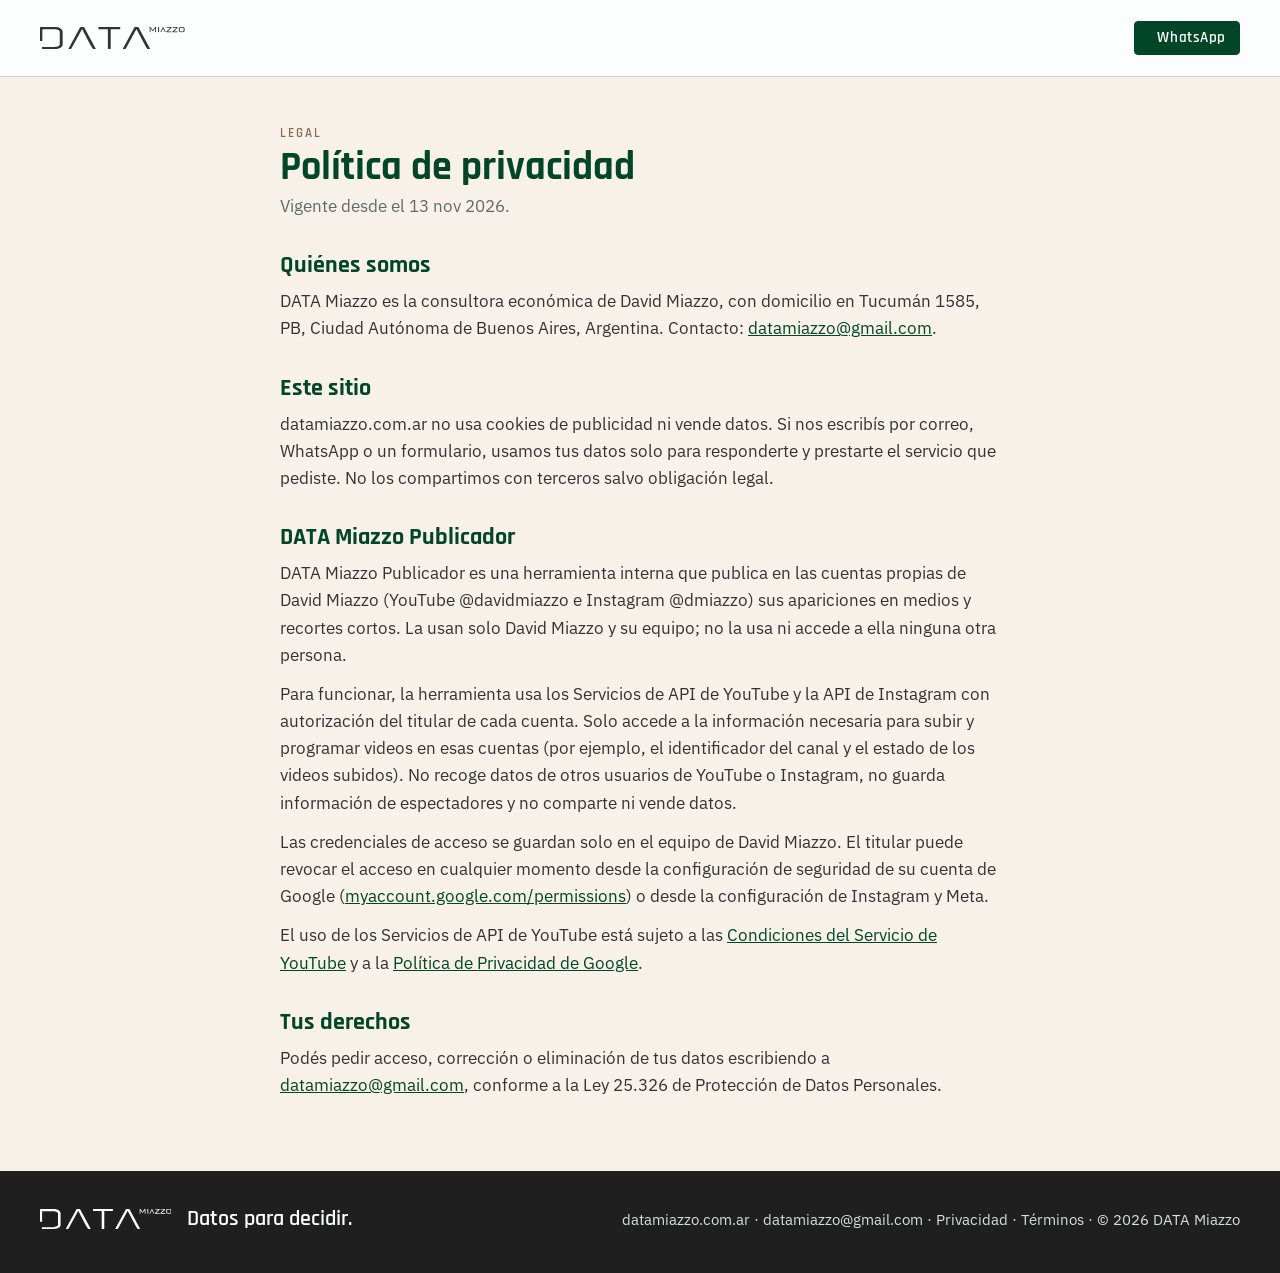
<file: privacidad/index.html>
<!DOCTYPE html>
<html lang="es-AR">
<head>
  <meta charset="UTF-8">
  <meta name="viewport" content="width=device-width, initial-scale=1.0">
  <title>Política de privacidad · DATA Miazzo</title>
  <meta name="description" content="Política de privacidad de DATA Miazzo y de la herramienta DATA Miazzo Publicador.">
  <link rel="icon" type="image/x-icon" href="/assets/favicon.ico">
  <link rel="icon" type="image/png" sizes="32x32" href="/assets/favicon-32x32.png">
  <link rel="preconnect" href="https://fonts.googleapis.com">
  <link rel="preconnect" href="https://fonts.gstatic.com" crossorigin>
  <link rel="stylesheet" href="https://fonts.googleapis.com/css2?family=Rajdhani:wght@500;600;700&family=IBM+Plex+Sans:wght@400;500;600&display=swap">
  <link rel="stylesheet" href="/assets/data-miazzo.css">
  <style>
    body{margin:0;background:var(--dm-papel-calido,#FCFDFD);color:var(--dm-carbon,#333);font-family:var(--dm-f-texto)}
    .dm-top .logo{height:22px;color:var(--dm-carbon)}
    .priv{max-width:720px;margin:48px auto 72px;padding:0 20px}
    .priv .eb{font:600 13px var(--dm-f-display);letter-spacing:.16em;text-transform:uppercase;color:var(--dm-arena-profunda,#8C6A52);margin:0}
    .priv h1{font:700 40px/1.05 var(--dm-f-display);color:var(--dm-verde,#024627);margin:6px 0 4px}
    .priv .fecha{color:var(--dm-salvia-texto,#6b7570);margin:0 0 28px}
    .priv h2{font:700 24px var(--dm-f-display);color:var(--dm-verde,#024627);margin:30px 0 8px}
    .priv p{font-size:17px;line-height:1.6;margin:0 0 12px}
    .priv a{color:var(--dm-verde,#024627)}
  </style>
</head>
<body>
  <header class="dm-top">
    <div class="dm-top-in">
      <a href="/" class="dm-brand"><svg class="logo" role="img" aria-label="DATA Miazzo" xmlns="http://www.w3.org/2000/svg" viewBox="444.09 430.33 469.81 71.48"><path fill-rule="evenodd" fill="currentColor" d="M 818.207031 430.445312 L 820.246094 430.445312 C 820.441406 430.445312 820.605469 430.496094 820.726562 430.589844 C 820.890625 430.71875 820.972656 430.902344 820.972656 431.136719 L 820.972656 446.332031 C 820.972656 446.566406 820.890625 446.746094 820.726562 446.875 C 820.605469 446.972656 820.441406 447.019531 820.246094 447.019531 L 819.152344 447.019531 C 818.949219 447.019531 818.78125 446.976562 818.65625 446.882812 L 818.628906 446.863281 C 818.46875 446.738281 818.386719 446.558594 818.386719 446.332031 L 818.386719 433.695312 L 812.148438 443.191406 C 812.042969 443.320312 811.917969 443.417969 811.777344 443.484375 C 811.636719 443.550781 811.488281 443.582031 811.332031 443.582031 L 810.082031 443.582031 C 809.910156 443.582031 809.753906 443.550781 809.617188 443.480469 C 809.472656 443.40625 809.351562 443.292969 809.265625 443.144531 L 802.953125 433.660156 L 802.953125 446.332031 C 802.953125 446.566406 802.867188 446.75 802.703125 446.875 L 802.679688 446.894531 C 802.558594 446.976562 802.40625 447.019531 802.222656 447.019531 L 801.128906 447.019531 C 800.933594 447.019531 800.773438 446.972656 800.648438 446.875 C 800.484375 446.75 800.402344 446.566406 800.402344 446.332031 L 800.402344 431.136719 C 800.402344 430.898438 800.484375 430.71875 800.648438 430.589844 C 800.769531 430.496094 800.933594 430.445312 801.128906 430.445312 L 801.421875 430.4375 C 802.113281 430.414062 803.503906 430.367188 803.789062 430.753906 L 810.6875 441.21875 L 817.578125 430.761719 C 817.644531 430.648438 817.742188 430.5625 817.863281 430.507812 C 817.960938 430.46875 818.078125 430.445312 818.207031 430.445312 Z M 844.867188 430.652344 L 852.300781 446.59375 C 852.335938 446.667969 852.3125 446.757812 852.246094 446.796875 C 852.226562 446.808594 852.207031 446.816406 852.183594 446.8125 L 849.617188 446.816406 C 849.5625 446.816406 849.515625 446.777344 849.492188 446.722656 L 844.191406 434.925781 L 838.132812 446.738281 C 838.109375 446.789062 838.0625 446.816406 838.015625 446.816406 L 835.433594 446.816406 C 835.359375 446.816406 835.300781 446.746094 835.300781 446.664062 C 835.300781 446.632812 835.308594 446.601562 835.324219 446.578125 L 843.613281 430.636719 C 843.640625 430.589844 843.683594 430.5625 843.730469 430.5625 L 844.746094 430.5625 C 844.800781 430.5625 844.847656 430.597656 844.867188 430.652344 Z M 827.910156 446.277344 L 827.910156 431.101562 C 827.910156 430.835938 828.003906 430.632812 828.1875 430.492188 L 828.21875 430.46875 C 828.359375 430.375 828.53125 430.328125 828.746094 430.328125 L 830.164062 430.328125 C 830.410156 430.328125 830.605469 430.382812 830.75 430.480469 C 830.953125 430.621094 831.050781 430.828125 831.050781 431.101562 L 831.050781 446.277344 C 831.050781 446.539062 830.960938 446.742188 830.773438 446.882812 L 830.742188 446.90625 C 830.605469 447 830.429688 447.046875 830.214844 447.046875 L 828.746094 447.046875 C 828.515625 447.046875 828.328125 446.992188 828.183594 446.882812 L 828.160156 446.863281 C 827.992188 446.722656 827.910156 446.527344 827.910156 446.277344 Z M 854.726562 446.308594 L 854.726562 445.871094 C 854.726562 445.679688 854.773438 445.511719 854.855469 445.355469 C 854.921875 445.222656 855.019531 445.101562 855.136719 444.984375 L 867.386719 432.527344 L 855.953125 432.527344 C 855.71875 432.527344 855.527344 432.480469 855.382812 432.386719 C 855.171875 432.257812 855.066406 432.054688 855.066406 431.789062 L 855.066406 431.070312 C 855.066406 430.800781 855.171875 430.601562 855.378906 430.46875 L 855.40625 430.453125 C 855.546875 430.371094 855.730469 430.328125 855.953125 430.328125 L 870.621094 430.328125 C 870.871094 430.328125 871.070312 430.375 871.21875 430.460938 L 871.242188 430.476562 C 871.453125 430.609375 871.554688 430.808594 871.554688 431.070312 L 871.554688 431.753906 C 871.554688 431.910156 871.519531 432.0625 871.453125 432.210938 C 871.394531 432.339844 871.304688 432.464844 871.195312 432.578125 L 859.136719 444.851562 L 870.960938 444.851562 C 871.210938 444.851562 871.414062 444.894531 871.5625 444.980469 C 871.785156 445.113281 871.898438 445.316406 871.898438 445.589844 L 871.898438 446.308594 C 871.898438 446.578125 871.785156 446.785156 871.5625 446.914062 C 871.414062 447 871.210938 447.046875 870.960938 447.046875 L 855.660156 447.046875 C 855.414062 447.046875 855.210938 447.003906 855.0625 446.914062 C 854.839844 446.785156 854.726562 446.582031 854.726562 446.308594 Z M 874.523438 446.308594 L 874.523438 445.871094 C 874.523438 445.679688 874.566406 445.511719 874.652344 445.355469 C 874.71875 445.222656 874.816406 445.101562 874.933594 444.984375 L 887.183594 432.527344 L 875.75 432.527344 C 875.515625 432.527344 875.324219 432.480469 875.179688 432.386719 C 874.96875 432.257812 874.863281 432.054688 874.863281 431.789062 L 874.863281 431.070312 C 874.863281 430.800781 874.96875 430.601562 875.175781 430.46875 L 875.203125 430.453125 C 875.34375 430.371094 875.527344 430.328125 875.75 430.328125 L 890.417969 430.328125 C 890.667969 430.328125 890.867188 430.375 891.015625 430.464844 C 891.238281 430.59375 891.351562 430.796875 891.351562 431.070312 L 891.351562 431.753906 C 891.351562 431.910156 891.316406 432.0625 891.25 432.210938 C 891.191406 432.339844 891.101562 432.464844 890.992188 432.578125 L 878.933594 444.851562 L 890.757812 444.851562 C 891.007812 444.851562 891.207031 444.894531 891.355469 444.980469 C 891.582031 445.113281 891.695312 445.316406 891.695312 445.589844 L 891.695312 446.308594 C 891.695312 446.578125 891.582031 446.785156 891.359375 446.914062 C 891.210938 447 891.007812 447.046875 890.757812 447.046875 L 875.457031 447.046875 C 875.207031 447.046875 875.007812 447.003906 874.859375 446.914062 C 874.636719 446.785156 874.523438 446.582031 874.523438 446.308594 Z M 906.65625 447.046875 L 902.453125 447.046875 C 901.375 447.046875 900.402344 446.945312 899.542969 446.738281 C 898.667969 446.535156 897.910156 446.222656 897.269531 445.808594 C 896.609375 445.382812 896.109375 444.867188 895.773438 444.269531 C 895.429688 443.664062 895.257812 442.976562 895.257812 442.214844 L 895.257812 435.160156 C 895.257812 434.398438 895.429688 433.710938 895.773438 433.105469 C 896.109375 432.507812 896.609375 431.996094 897.269531 431.570312 C 897.910156 431.15625 898.667969 430.84375 899.539062 430.636719 C 900.402344 430.433594 901.371094 430.328125 902.453125 430.328125 L 906.65625 430.328125 C 907.734375 430.328125 908.710938 430.433594 909.574219 430.636719 C 910.445312 430.839844 911.210938 431.152344 911.859375 431.570312 C 912.53125 431.996094 913.035156 432.507812 913.375 433.101562 L 913.386719 433.125 C 913.726562 433.730469 913.898438 434.40625 913.898438 435.160156 L 913.898438 442.214844 C 913.898438 442.976562 913.722656 443.664062 913.375 444.273438 C 913.035156 444.867188 912.53125 445.378906 911.859375 445.808594 C 911.210938 446.222656 910.445312 446.535156 909.570312 446.738281 C 908.707031 446.945312 907.734375 447.046875 906.65625 447.046875 Z M 902.648438 444.851562 L 906.460938 444.851562 C 907.1875 444.851562 907.828125 444.785156 908.375 444.660156 C 908.914062 444.535156 909.367188 444.351562 909.730469 444.109375 C 910.078125 443.878906 910.335938 443.605469 910.503906 443.285156 C 910.671875 442.96875 910.753906 442.605469 910.753906 442.1875 L 910.753906 435.191406 C 910.753906 434.363281 910.414062 433.71875 909.730469 433.265625 C 909.367188 433.023438 908.914062 432.839844 908.375 432.714844 C 907.828125 432.589844 907.1875 432.527344 906.460938 432.527344 L 902.648438 432.527344 C 901.921875 432.527344 901.28125 432.589844 900.738281 432.714844 C 900.207031 432.839844 899.761719 433.023438 899.40625 433.265625 C 899.066406 433.492188 898.8125 433.769531 898.648438 434.089844 C 898.484375 434.40625 898.402344 434.773438 898.402344 435.191406 L 898.402344 442.1875 C 898.402344 442.605469 898.484375 442.972656 898.648438 443.285156 C 898.8125 443.605469 899.066406 443.882812 899.40625 444.113281 C 899.761719 444.351562 900.207031 444.535156 900.738281 444.660156 C 901.28125 444.785156 901.917969 444.851562 902.648438 444.851562 "/><path fill-rule="nonzero" fill="currentColor" d="M 457.816406 495.148438 L 490.78125 495.148438 C 496.464844 495.148438 500.820312 494.195312 503.847656 492.300781 C 506.871094 490.402344 508.386719 489.960938 508.386719 486.386719 L 508.386719 446.742188 C 508.386719 439.394531 495.402344 437.980469 490.78125 437.980469 L 455.496094 437.980469 C 455.066406 437.980469 454.703125 438.019531 454.421875 438.105469 L 451.648438 438.105469 L 451.648438 474.972656 C 451.648438 475.570312 451.183594 476.09375 450.65625 476.09375 L 445.078125 476.09375 C 444.550781 476.09375 444.085938 475.589844 444.085938 474.972656 L 444.085938 432.011719 C 444.085938 431.425781 444.492188 430.941406 445 430.894531 C 445.300781 430.738281 445.710938 430.65625 446.230469 430.65625 L 491.710938 430.65625 C 499.738281 430.65625 506.070312 432.074219 510.703125 434.902344 C 515.335938 437.730469 517.652344 441.601562 517.652344 446.515625 L 517.652344 486.613281 C 517.652344 491.523438 515.332031 494.742188 510.703125 497.570312 C 506.070312 500.394531 499.734375 501.8125 491.710938 501.8125 L 452.378906 501.8125 C 451.148438 501.8125 450.527344 501.367188 450.527344 500.472656 L 450.527344 496.175781 C 450.527344 495.652344 450.90625 495.226562 451.367188 495.226562 L 457.417969 495.226562 C 458.789062 495.226562 455.046875 495.148438 457.816406 495.148438 Z M 544.148438 501.484375 L 538.40625 501.484375 C 537.046875 501.484375 536.613281 501.039062 537.105469 500.144531 L 573.980469 431.996094 C 574.351562 431.105469 575.21875 430.332031 576.574219 430.332031 L 585.285156 430.332031 C 586.519531 430.332031 587.386719 431.105469 587.878906 431.996094 L 624.753906 500.144531 C 625.125 501.039062 624.691406 501.484375 623.457031 501.484375 L 617.527344 501.484375 C 616.292969 501.484375 615.488281 501.039062 615.117188 500.144531 L 606.601562 486.578125 L 581.207031 437.457031 L 580.46875 437.457031 L 545.617188 501.132812 C 545.210938 501.367188 544.714844 501.484375 544.148438 501.484375 Z M 672.003906 501.8125 L 666.632812 501.8125 C 665.277344 501.8125 664.59375 501.367188 664.59375 500.472656 L 664.59375 438.65625 C 664.59375 437.988281 663.972656 437.652344 662.738281 437.652344 L 635.871094 437.652344 C 634.390625 437.652344 633.648438 437.242188 633.648438 436.421875 L 633.648438 431.886719 C 633.648438 431.066406 634.390625 430.65625 635.871094 430.65625 L 702.578125 430.65625 C 704.0625 430.65625 704.800781 431.070312 704.800781 431.886719 L 704.800781 436.421875 C 704.800781 437.242188 704.058594 437.652344 702.578125 437.652344 L 675.710938 437.652344 C 674.476562 437.652344 673.859375 437.992188 673.859375 438.65625 L 673.859375 500.472656 C 673.859375 501.363281 673.234375 501.8125 672.003906 501.8125 Z M 720.738281 501.8125 L 714.992188 501.8125 C 713.636719 501.8125 713.203125 501.367188 713.695312 500.472656 L 750.570312 431.671875 C 750.941406 430.777344 751.804688 430.332031 753.164062 430.332031 L 761.875 430.332031 C 763.109375 430.332031 763.972656 430.777344 764.46875 431.671875 L 801.34375 500.144531 C 801.714844 501.039062 801.277344 501.484375 800.046875 501.484375 L 794.117188 501.484375 C 792.882812 501.484375 792.078125 501.039062 791.707031 500.144531 L 786.703125 492.195312 L 757.796875 437.457031 L 757.054688 437.457031 L 722.675781 501.101562 C 722.195312 501.578125 721.542969 501.8125 720.738281 501.8125 "/></svg></a>
      
      <div class="dm-top-cta">
        <div class="dm-social">
          <a href="https://x.com/DavidMiazzo" target="_blank" rel="noopener" aria-label="X"><i class="fa-brands fa-x-twitter"></i></a>
          <a href="https://www.linkedin.com/in/davidmiazzo/" target="_blank" rel="noopener" aria-label="LinkedIn"><i class="fa-brands fa-linkedin"></i></a>
          <a href="https://www.instagram.com/dmiazzo/" target="_blank" rel="noopener" aria-label="Instagram"><i class="fa-brands fa-instagram"></i></a>
        </div>
        <a href="https://wa.me/5493584377218" target="_blank" rel="noopener" class="dm-btn dm-btn-verde dm-btn-sm"><i class="fa-brands fa-whatsapp"></i> WhatsApp</a>
      </div>
    </div>
  </header>

  <main class="priv">
    <p class="eb">Legal</p>
    <h1>Política de privacidad</h1>
    <p class="fecha">Vigente desde el 13 nov 2026.</p>

    <h2>Quiénes somos</h2>
    <p>DATA Miazzo es la consultora económica de David Miazzo, con domicilio en Tucumán 1585, PB, Ciudad Autónoma de Buenos Aires, Argentina. Contacto: <a href="mailto:datamiazzo@gmail.com">datamiazzo@gmail.com</a>.</p>

    <h2>Este sitio</h2>
    <p>datamiazzo.com.ar no usa cookies de publicidad ni vende datos. Si nos escribís por correo, WhatsApp o un formulario, usamos tus datos solo para responderte y prestarte el servicio que pediste. No los compartimos con terceros salvo obligación legal.</p>

    <h2>DATA Miazzo Publicador</h2>
    <p>DATA Miazzo Publicador es una herramienta interna que publica en las cuentas propias de David Miazzo (YouTube @davidmiazzo e Instagram @dmiazzo) sus apariciones en medios y recortes cortos. La usan solo David Miazzo y su equipo; no la usa ni accede a ella ninguna otra persona.</p>
    <p>Para funcionar, la herramienta usa los Servicios de API de YouTube y la API de Instagram con autorización del titular de cada cuenta. Solo accede a la información necesaria para subir y programar videos en esas cuentas (por ejemplo, el identificador del canal y el estado de los videos subidos). No recoge datos de otros usuarios de YouTube o Instagram, no guarda información de espectadores y no comparte ni vende datos.</p>
    <p>Las credenciales de acceso se guardan solo en el equipo de David Miazzo. El titular puede revocar el acceso en cualquier momento desde la configuración de seguridad de su cuenta de Google (<a href="https://myaccount.google.com/permissions">myaccount.google.com/permissions</a>) o desde la configuración de Instagram y Meta.</p>
    <p>El uso de los Servicios de API de YouTube está sujeto a las <a href="https://www.youtube.com/t/terms">Condiciones del Servicio de YouTube</a> y a la <a href="https://policies.google.com/privacy">Política de Privacidad de Google</a>.</p>

    <h2>Tus derechos</h2>
    <p>Podés pedir acceso, corrección o eliminación de tus datos escribiendo a <a href="mailto:datamiazzo@gmail.com">datamiazzo@gmail.com</a>, conforme a la Ley 25.326 de Protección de Datos Personales.</p>
  </main>

  <footer class="dm-pie">
    <div class="dm-pie-in">
      <div style="display:flex;align-items:center;gap:16px"><svg class="logo-pie" style="height:20px;color:#FCFDFD" role="img" aria-label="DATA Miazzo" xmlns="http://www.w3.org/2000/svg" viewBox="444.09 430.33 469.81 71.48"><path fill-rule="evenodd" fill="currentColor" d="M 818.207031 430.445312 L 820.246094 430.445312 C 820.441406 430.445312 820.605469 430.496094 820.726562 430.589844 C 820.890625 430.71875 820.972656 430.902344 820.972656 431.136719 L 820.972656 446.332031 C 820.972656 446.566406 820.890625 446.746094 820.726562 446.875 C 820.605469 446.972656 820.441406 447.019531 820.246094 447.019531 L 819.152344 447.019531 C 818.949219 447.019531 818.78125 446.976562 818.65625 446.882812 L 818.628906 446.863281 C 818.46875 446.738281 818.386719 446.558594 818.386719 446.332031 L 818.386719 433.695312 L 812.148438 443.191406 C 812.042969 443.320312 811.917969 443.417969 811.777344 443.484375 C 811.636719 443.550781 811.488281 443.582031 811.332031 443.582031 L 810.082031 443.582031 C 809.910156 443.582031 809.753906 443.550781 809.617188 443.480469 C 809.472656 443.40625 809.351562 443.292969 809.265625 443.144531 L 802.953125 433.660156 L 802.953125 446.332031 C 802.953125 446.566406 802.867188 446.75 802.703125 446.875 L 802.679688 446.894531 C 802.558594 446.976562 802.40625 447.019531 802.222656 447.019531 L 801.128906 447.019531 C 800.933594 447.019531 800.773438 446.972656 800.648438 446.875 C 800.484375 446.75 800.402344 446.566406 800.402344 446.332031 L 800.402344 431.136719 C 800.402344 430.898438 800.484375 430.71875 800.648438 430.589844 C 800.769531 430.496094 800.933594 430.445312 801.128906 430.445312 L 801.421875 430.4375 C 802.113281 430.414062 803.503906 430.367188 803.789062 430.753906 L 810.6875 441.21875 L 817.578125 430.761719 C 817.644531 430.648438 817.742188 430.5625 817.863281 430.507812 C 817.960938 430.46875 818.078125 430.445312 818.207031 430.445312 Z M 844.867188 430.652344 L 852.300781 446.59375 C 852.335938 446.667969 852.3125 446.757812 852.246094 446.796875 C 852.226562 446.808594 852.207031 446.816406 852.183594 446.8125 L 849.617188 446.816406 C 849.5625 446.816406 849.515625 446.777344 849.492188 446.722656 L 844.191406 434.925781 L 838.132812 446.738281 C 838.109375 446.789062 838.0625 446.816406 838.015625 446.816406 L 835.433594 446.816406 C 835.359375 446.816406 835.300781 446.746094 835.300781 446.664062 C 835.300781 446.632812 835.308594 446.601562 835.324219 446.578125 L 843.613281 430.636719 C 843.640625 430.589844 843.683594 430.5625 843.730469 430.5625 L 844.746094 430.5625 C 844.800781 430.5625 844.847656 430.597656 844.867188 430.652344 Z M 827.910156 446.277344 L 827.910156 431.101562 C 827.910156 430.835938 828.003906 430.632812 828.1875 430.492188 L 828.21875 430.46875 C 828.359375 430.375 828.53125 430.328125 828.746094 430.328125 L 830.164062 430.328125 C 830.410156 430.328125 830.605469 430.382812 830.75 430.480469 C 830.953125 430.621094 831.050781 430.828125 831.050781 431.101562 L 831.050781 446.277344 C 831.050781 446.539062 830.960938 446.742188 830.773438 446.882812 L 830.742188 446.90625 C 830.605469 447 830.429688 447.046875 830.214844 447.046875 L 828.746094 447.046875 C 828.515625 447.046875 828.328125 446.992188 828.183594 446.882812 L 828.160156 446.863281 C 827.992188 446.722656 827.910156 446.527344 827.910156 446.277344 Z M 854.726562 446.308594 L 854.726562 445.871094 C 854.726562 445.679688 854.773438 445.511719 854.855469 445.355469 C 854.921875 445.222656 855.019531 445.101562 855.136719 444.984375 L 867.386719 432.527344 L 855.953125 432.527344 C 855.71875 432.527344 855.527344 432.480469 855.382812 432.386719 C 855.171875 432.257812 855.066406 432.054688 855.066406 431.789062 L 855.066406 431.070312 C 855.066406 430.800781 855.171875 430.601562 855.378906 430.46875 L 855.40625 430.453125 C 855.546875 430.371094 855.730469 430.328125 855.953125 430.328125 L 870.621094 430.328125 C 870.871094 430.328125 871.070312 430.375 871.21875 430.460938 L 871.242188 430.476562 C 871.453125 430.609375 871.554688 430.808594 871.554688 431.070312 L 871.554688 431.753906 C 871.554688 431.910156 871.519531 432.0625 871.453125 432.210938 C 871.394531 432.339844 871.304688 432.464844 871.195312 432.578125 L 859.136719 444.851562 L 870.960938 444.851562 C 871.210938 444.851562 871.414062 444.894531 871.5625 444.980469 C 871.785156 445.113281 871.898438 445.316406 871.898438 445.589844 L 871.898438 446.308594 C 871.898438 446.578125 871.785156 446.785156 871.5625 446.914062 C 871.414062 447 871.210938 447.046875 870.960938 447.046875 L 855.660156 447.046875 C 855.414062 447.046875 855.210938 447.003906 855.0625 446.914062 C 854.839844 446.785156 854.726562 446.582031 854.726562 446.308594 Z M 874.523438 446.308594 L 874.523438 445.871094 C 874.523438 445.679688 874.566406 445.511719 874.652344 445.355469 C 874.71875 445.222656 874.816406 445.101562 874.933594 444.984375 L 887.183594 432.527344 L 875.75 432.527344 C 875.515625 432.527344 875.324219 432.480469 875.179688 432.386719 C 874.96875 432.257812 874.863281 432.054688 874.863281 431.789062 L 874.863281 431.070312 C 874.863281 430.800781 874.96875 430.601562 875.175781 430.46875 L 875.203125 430.453125 C 875.34375 430.371094 875.527344 430.328125 875.75 430.328125 L 890.417969 430.328125 C 890.667969 430.328125 890.867188 430.375 891.015625 430.464844 C 891.238281 430.59375 891.351562 430.796875 891.351562 431.070312 L 891.351562 431.753906 C 891.351562 431.910156 891.316406 432.0625 891.25 432.210938 C 891.191406 432.339844 891.101562 432.464844 890.992188 432.578125 L 878.933594 444.851562 L 890.757812 444.851562 C 891.007812 444.851562 891.207031 444.894531 891.355469 444.980469 C 891.582031 445.113281 891.695312 445.316406 891.695312 445.589844 L 891.695312 446.308594 C 891.695312 446.578125 891.582031 446.785156 891.359375 446.914062 C 891.210938 447 891.007812 447.046875 890.757812 447.046875 L 875.457031 447.046875 C 875.207031 447.046875 875.007812 447.003906 874.859375 446.914062 C 874.636719 446.785156 874.523438 446.582031 874.523438 446.308594 Z M 906.65625 447.046875 L 902.453125 447.046875 C 901.375 447.046875 900.402344 446.945312 899.542969 446.738281 C 898.667969 446.535156 897.910156 446.222656 897.269531 445.808594 C 896.609375 445.382812 896.109375 444.867188 895.773438 444.269531 C 895.429688 443.664062 895.257812 442.976562 895.257812 442.214844 L 895.257812 435.160156 C 895.257812 434.398438 895.429688 433.710938 895.773438 433.105469 C 896.109375 432.507812 896.609375 431.996094 897.269531 431.570312 C 897.910156 431.15625 898.667969 430.84375 899.539062 430.636719 C 900.402344 430.433594 901.371094 430.328125 902.453125 430.328125 L 906.65625 430.328125 C 907.734375 430.328125 908.710938 430.433594 909.574219 430.636719 C 910.445312 430.839844 911.210938 431.152344 911.859375 431.570312 C 912.53125 431.996094 913.035156 432.507812 913.375 433.101562 L 913.386719 433.125 C 913.726562 433.730469 913.898438 434.40625 913.898438 435.160156 L 913.898438 442.214844 C 913.898438 442.976562 913.722656 443.664062 913.375 444.273438 C 913.035156 444.867188 912.53125 445.378906 911.859375 445.808594 C 911.210938 446.222656 910.445312 446.535156 909.570312 446.738281 C 908.707031 446.945312 907.734375 447.046875 906.65625 447.046875 Z M 902.648438 444.851562 L 906.460938 444.851562 C 907.1875 444.851562 907.828125 444.785156 908.375 444.660156 C 908.914062 444.535156 909.367188 444.351562 909.730469 444.109375 C 910.078125 443.878906 910.335938 443.605469 910.503906 443.285156 C 910.671875 442.96875 910.753906 442.605469 910.753906 442.1875 L 910.753906 435.191406 C 910.753906 434.363281 910.414062 433.71875 909.730469 433.265625 C 909.367188 433.023438 908.914062 432.839844 908.375 432.714844 C 907.828125 432.589844 907.1875 432.527344 906.460938 432.527344 L 902.648438 432.527344 C 901.921875 432.527344 901.28125 432.589844 900.738281 432.714844 C 900.207031 432.839844 899.761719 433.023438 899.40625 433.265625 C 899.066406 433.492188 898.8125 433.769531 898.648438 434.089844 C 898.484375 434.40625 898.402344 434.773438 898.402344 435.191406 L 898.402344 442.1875 C 898.402344 442.605469 898.484375 442.972656 898.648438 443.285156 C 898.8125 443.605469 899.066406 443.882812 899.40625 444.113281 C 899.761719 444.351562 900.207031 444.535156 900.738281 444.660156 C 901.28125 444.785156 901.917969 444.851562 902.648438 444.851562 "/><path fill-rule="nonzero" fill="currentColor" d="M 457.816406 495.148438 L 490.78125 495.148438 C 496.464844 495.148438 500.820312 494.195312 503.847656 492.300781 C 506.871094 490.402344 508.386719 489.960938 508.386719 486.386719 L 508.386719 446.742188 C 508.386719 439.394531 495.402344 437.980469 490.78125 437.980469 L 455.496094 437.980469 C 455.066406 437.980469 454.703125 438.019531 454.421875 438.105469 L 451.648438 438.105469 L 451.648438 474.972656 C 451.648438 475.570312 451.183594 476.09375 450.65625 476.09375 L 445.078125 476.09375 C 444.550781 476.09375 444.085938 475.589844 444.085938 474.972656 L 444.085938 432.011719 C 444.085938 431.425781 444.492188 430.941406 445 430.894531 C 445.300781 430.738281 445.710938 430.65625 446.230469 430.65625 L 491.710938 430.65625 C 499.738281 430.65625 506.070312 432.074219 510.703125 434.902344 C 515.335938 437.730469 517.652344 441.601562 517.652344 446.515625 L 517.652344 486.613281 C 517.652344 491.523438 515.332031 494.742188 510.703125 497.570312 C 506.070312 500.394531 499.734375 501.8125 491.710938 501.8125 L 452.378906 501.8125 C 451.148438 501.8125 450.527344 501.367188 450.527344 500.472656 L 450.527344 496.175781 C 450.527344 495.652344 450.90625 495.226562 451.367188 495.226562 L 457.417969 495.226562 C 458.789062 495.226562 455.046875 495.148438 457.816406 495.148438 Z M 544.148438 501.484375 L 538.40625 501.484375 C 537.046875 501.484375 536.613281 501.039062 537.105469 500.144531 L 573.980469 431.996094 C 574.351562 431.105469 575.21875 430.332031 576.574219 430.332031 L 585.285156 430.332031 C 586.519531 430.332031 587.386719 431.105469 587.878906 431.996094 L 624.753906 500.144531 C 625.125 501.039062 624.691406 501.484375 623.457031 501.484375 L 617.527344 501.484375 C 616.292969 501.484375 615.488281 501.039062 615.117188 500.144531 L 606.601562 486.578125 L 581.207031 437.457031 L 580.46875 437.457031 L 545.617188 501.132812 C 545.210938 501.367188 544.714844 501.484375 544.148438 501.484375 Z M 672.003906 501.8125 L 666.632812 501.8125 C 665.277344 501.8125 664.59375 501.367188 664.59375 500.472656 L 664.59375 438.65625 C 664.59375 437.988281 663.972656 437.652344 662.738281 437.652344 L 635.871094 437.652344 C 634.390625 437.652344 633.648438 437.242188 633.648438 436.421875 L 633.648438 431.886719 C 633.648438 431.066406 634.390625 430.65625 635.871094 430.65625 L 702.578125 430.65625 C 704.0625 430.65625 704.800781 431.070312 704.800781 431.886719 L 704.800781 436.421875 C 704.800781 437.242188 704.058594 437.652344 702.578125 437.652344 L 675.710938 437.652344 C 674.476562 437.652344 673.859375 437.992188 673.859375 438.65625 L 673.859375 500.472656 C 673.859375 501.363281 673.234375 501.8125 672.003906 501.8125 Z M 720.738281 501.8125 L 714.992188 501.8125 C 713.636719 501.8125 713.203125 501.367188 713.695312 500.472656 L 750.570312 431.671875 C 750.941406 430.777344 751.804688 430.332031 753.164062 430.332031 L 761.875 430.332031 C 763.109375 430.332031 763.972656 430.777344 764.46875 431.671875 L 801.34375 500.144531 C 801.714844 501.039062 801.277344 501.484375 800.046875 501.484375 L 794.117188 501.484375 C 792.882812 501.484375 792.078125 501.039062 791.707031 500.144531 L 786.703125 492.195312 L 757.796875 437.457031 L 757.054688 437.457031 L 722.675781 501.101562 C 722.195312 501.578125 721.542969 501.8125 720.738281 501.8125 "/></svg><span class="frase">Datos para decidir.</span></div>
      <div>datamiazzo.com.ar · <a href="mailto:datamiazzo@gmail.com">datamiazzo@gmail.com</a> · <a href="/privacidad">Privacidad</a> · <a href="/terminos">Términos</a> · © 2026 DATA Miazzo</div>
    </div>
  </footer>
</body>
</html>
</file>
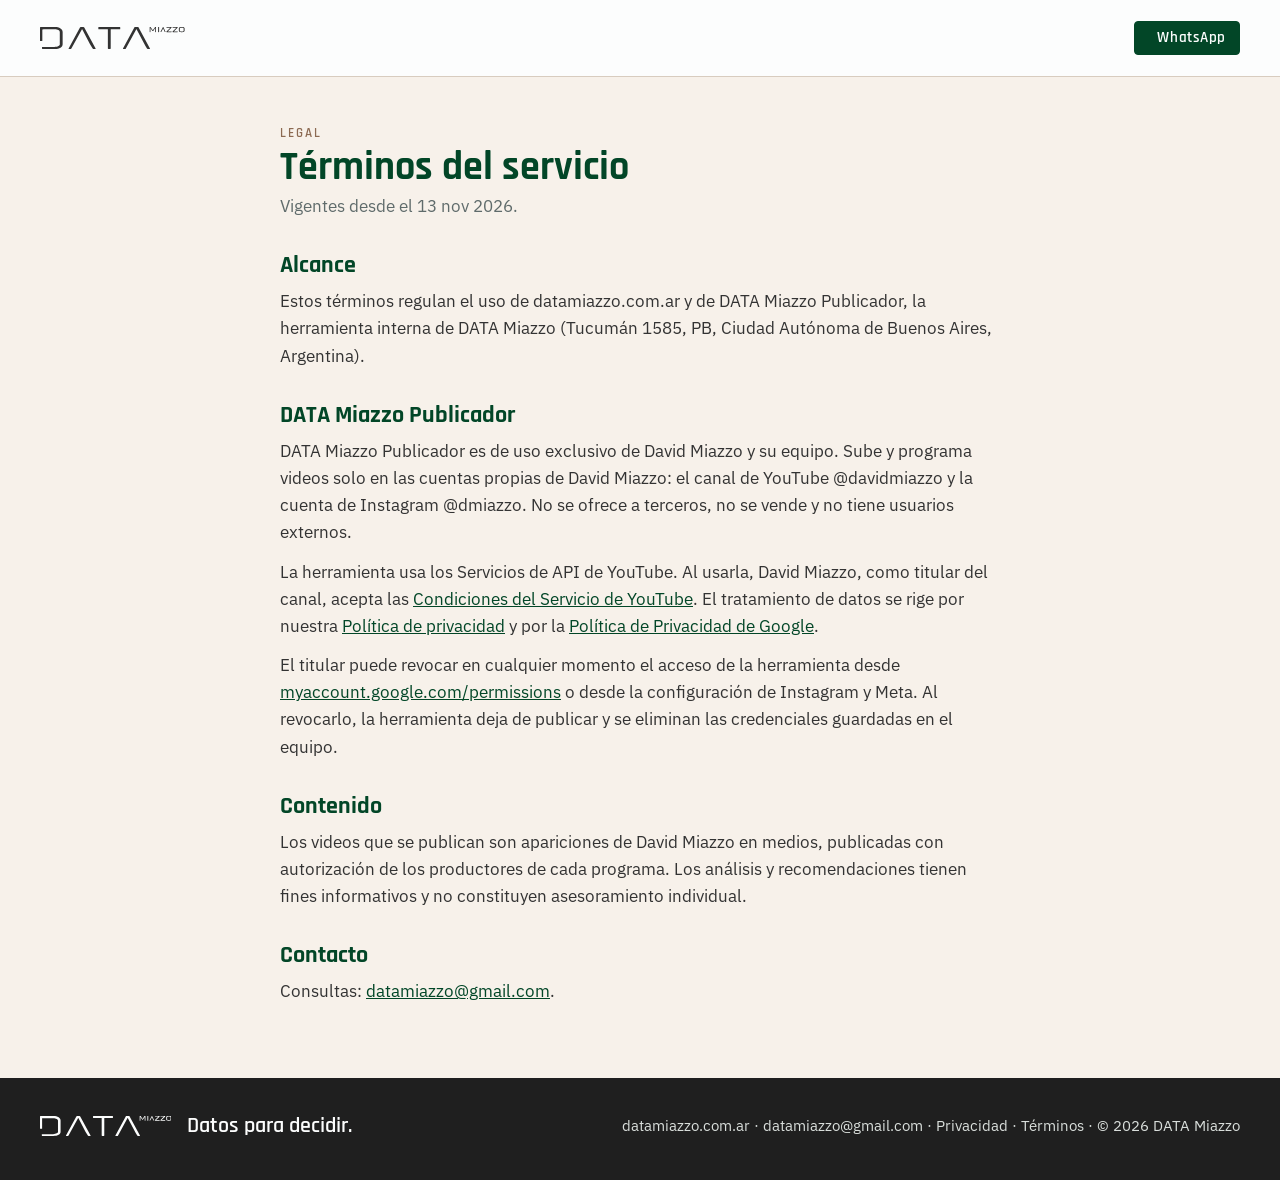
<file: terminos/index.html>
<!DOCTYPE html>
<html lang="es-AR">
<head>
  <meta charset="UTF-8">
  <meta name="viewport" content="width=device-width, initial-scale=1.0">
  <title>Términos del servicio · DATA Miazzo</title>
  <meta name="description" content="Términos del servicio de DATA Miazzo y de la herramienta DATA Miazzo Publicador.">
  <link rel="icon" type="image/x-icon" href="/assets/favicon.ico">
  <link rel="icon" type="image/png" sizes="32x32" href="/assets/favicon-32x32.png">
  <link rel="preconnect" href="https://fonts.googleapis.com">
  <link rel="preconnect" href="https://fonts.gstatic.com" crossorigin>
  <link rel="stylesheet" href="https://fonts.googleapis.com/css2?family=Rajdhani:wght@500;600;700&family=IBM+Plex+Sans:wght@400;500;600&display=swap">
  <link rel="stylesheet" href="/assets/data-miazzo.css">
  <style>
    body{margin:0;background:var(--dm-papel-calido,#FCFDFD);color:var(--dm-carbon,#333);font-family:var(--dm-f-texto)}
    .dm-top .logo{height:22px;color:var(--dm-carbon)}
    .priv{max-width:720px;margin:48px auto 72px;padding:0 20px}
    .priv .eb{font:600 13px var(--dm-f-display);letter-spacing:.16em;text-transform:uppercase;color:var(--dm-arena-profunda,#8C6A52);margin:0}
    .priv h1{font:700 40px/1.05 var(--dm-f-display);color:var(--dm-verde,#024627);margin:6px 0 4px}
    .priv .fecha{color:var(--dm-salvia-texto,#6b7570);margin:0 0 28px}
    .priv h2{font:700 24px var(--dm-f-display);color:var(--dm-verde,#024627);margin:30px 0 8px}
    .priv p{font-size:17px;line-height:1.6;margin:0 0 12px}
    .priv a{color:var(--dm-verde,#024627)}
  </style>
</head>
<body>
  <header class="dm-top">
    <div class="dm-top-in">
      <a href="/" class="dm-brand"><svg class="logo" role="img" aria-label="DATA Miazzo" xmlns="http://www.w3.org/2000/svg" viewBox="444.09 430.33 469.81 71.48"><path fill-rule="evenodd" fill="currentColor" d="M 818.207031 430.445312 L 820.246094 430.445312 C 820.441406 430.445312 820.605469 430.496094 820.726562 430.589844 C 820.890625 430.71875 820.972656 430.902344 820.972656 431.136719 L 820.972656 446.332031 C 820.972656 446.566406 820.890625 446.746094 820.726562 446.875 C 820.605469 446.972656 820.441406 447.019531 820.246094 447.019531 L 819.152344 447.019531 C 818.949219 447.019531 818.78125 446.976562 818.65625 446.882812 L 818.628906 446.863281 C 818.46875 446.738281 818.386719 446.558594 818.386719 446.332031 L 818.386719 433.695312 L 812.148438 443.191406 C 812.042969 443.320312 811.917969 443.417969 811.777344 443.484375 C 811.636719 443.550781 811.488281 443.582031 811.332031 443.582031 L 810.082031 443.582031 C 809.910156 443.582031 809.753906 443.550781 809.617188 443.480469 C 809.472656 443.40625 809.351562 443.292969 809.265625 443.144531 L 802.953125 433.660156 L 802.953125 446.332031 C 802.953125 446.566406 802.867188 446.75 802.703125 446.875 L 802.679688 446.894531 C 802.558594 446.976562 802.40625 447.019531 802.222656 447.019531 L 801.128906 447.019531 C 800.933594 447.019531 800.773438 446.972656 800.648438 446.875 C 800.484375 446.75 800.402344 446.566406 800.402344 446.332031 L 800.402344 431.136719 C 800.402344 430.898438 800.484375 430.71875 800.648438 430.589844 C 800.769531 430.496094 800.933594 430.445312 801.128906 430.445312 L 801.421875 430.4375 C 802.113281 430.414062 803.503906 430.367188 803.789062 430.753906 L 810.6875 441.21875 L 817.578125 430.761719 C 817.644531 430.648438 817.742188 430.5625 817.863281 430.507812 C 817.960938 430.46875 818.078125 430.445312 818.207031 430.445312 Z M 844.867188 430.652344 L 852.300781 446.59375 C 852.335938 446.667969 852.3125 446.757812 852.246094 446.796875 C 852.226562 446.808594 852.207031 446.816406 852.183594 446.8125 L 849.617188 446.816406 C 849.5625 446.816406 849.515625 446.777344 849.492188 446.722656 L 844.191406 434.925781 L 838.132812 446.738281 C 838.109375 446.789062 838.0625 446.816406 838.015625 446.816406 L 835.433594 446.816406 C 835.359375 446.816406 835.300781 446.746094 835.300781 446.664062 C 835.300781 446.632812 835.308594 446.601562 835.324219 446.578125 L 843.613281 430.636719 C 843.640625 430.589844 843.683594 430.5625 843.730469 430.5625 L 844.746094 430.5625 C 844.800781 430.5625 844.847656 430.597656 844.867188 430.652344 Z M 827.910156 446.277344 L 827.910156 431.101562 C 827.910156 430.835938 828.003906 430.632812 828.1875 430.492188 L 828.21875 430.46875 C 828.359375 430.375 828.53125 430.328125 828.746094 430.328125 L 830.164062 430.328125 C 830.410156 430.328125 830.605469 430.382812 830.75 430.480469 C 830.953125 430.621094 831.050781 430.828125 831.050781 431.101562 L 831.050781 446.277344 C 831.050781 446.539062 830.960938 446.742188 830.773438 446.882812 L 830.742188 446.90625 C 830.605469 447 830.429688 447.046875 830.214844 447.046875 L 828.746094 447.046875 C 828.515625 447.046875 828.328125 446.992188 828.183594 446.882812 L 828.160156 446.863281 C 827.992188 446.722656 827.910156 446.527344 827.910156 446.277344 Z M 854.726562 446.308594 L 854.726562 445.871094 C 854.726562 445.679688 854.773438 445.511719 854.855469 445.355469 C 854.921875 445.222656 855.019531 445.101562 855.136719 444.984375 L 867.386719 432.527344 L 855.953125 432.527344 C 855.71875 432.527344 855.527344 432.480469 855.382812 432.386719 C 855.171875 432.257812 855.066406 432.054688 855.066406 431.789062 L 855.066406 431.070312 C 855.066406 430.800781 855.171875 430.601562 855.378906 430.46875 L 855.40625 430.453125 C 855.546875 430.371094 855.730469 430.328125 855.953125 430.328125 L 870.621094 430.328125 C 870.871094 430.328125 871.070312 430.375 871.21875 430.460938 L 871.242188 430.476562 C 871.453125 430.609375 871.554688 430.808594 871.554688 431.070312 L 871.554688 431.753906 C 871.554688 431.910156 871.519531 432.0625 871.453125 432.210938 C 871.394531 432.339844 871.304688 432.464844 871.195312 432.578125 L 859.136719 444.851562 L 870.960938 444.851562 C 871.210938 444.851562 871.414062 444.894531 871.5625 444.980469 C 871.785156 445.113281 871.898438 445.316406 871.898438 445.589844 L 871.898438 446.308594 C 871.898438 446.578125 871.785156 446.785156 871.5625 446.914062 C 871.414062 447 871.210938 447.046875 870.960938 447.046875 L 855.660156 447.046875 C 855.414062 447.046875 855.210938 447.003906 855.0625 446.914062 C 854.839844 446.785156 854.726562 446.582031 854.726562 446.308594 Z M 874.523438 446.308594 L 874.523438 445.871094 C 874.523438 445.679688 874.566406 445.511719 874.652344 445.355469 C 874.71875 445.222656 874.816406 445.101562 874.933594 444.984375 L 887.183594 432.527344 L 875.75 432.527344 C 875.515625 432.527344 875.324219 432.480469 875.179688 432.386719 C 874.96875 432.257812 874.863281 432.054688 874.863281 431.789062 L 874.863281 431.070312 C 874.863281 430.800781 874.96875 430.601562 875.175781 430.46875 L 875.203125 430.453125 C 875.34375 430.371094 875.527344 430.328125 875.75 430.328125 L 890.417969 430.328125 C 890.667969 430.328125 890.867188 430.375 891.015625 430.464844 C 891.238281 430.59375 891.351562 430.796875 891.351562 431.070312 L 891.351562 431.753906 C 891.351562 431.910156 891.316406 432.0625 891.25 432.210938 C 891.191406 432.339844 891.101562 432.464844 890.992188 432.578125 L 878.933594 444.851562 L 890.757812 444.851562 C 891.007812 444.851562 891.207031 444.894531 891.355469 444.980469 C 891.582031 445.113281 891.695312 445.316406 891.695312 445.589844 L 891.695312 446.308594 C 891.695312 446.578125 891.582031 446.785156 891.359375 446.914062 C 891.210938 447 891.007812 447.046875 890.757812 447.046875 L 875.457031 447.046875 C 875.207031 447.046875 875.007812 447.003906 874.859375 446.914062 C 874.636719 446.785156 874.523438 446.582031 874.523438 446.308594 Z M 906.65625 447.046875 L 902.453125 447.046875 C 901.375 447.046875 900.402344 446.945312 899.542969 446.738281 C 898.667969 446.535156 897.910156 446.222656 897.269531 445.808594 C 896.609375 445.382812 896.109375 444.867188 895.773438 444.269531 C 895.429688 443.664062 895.257812 442.976562 895.257812 442.214844 L 895.257812 435.160156 C 895.257812 434.398438 895.429688 433.710938 895.773438 433.105469 C 896.109375 432.507812 896.609375 431.996094 897.269531 431.570312 C 897.910156 431.15625 898.667969 430.84375 899.539062 430.636719 C 900.402344 430.433594 901.371094 430.328125 902.453125 430.328125 L 906.65625 430.328125 C 907.734375 430.328125 908.710938 430.433594 909.574219 430.636719 C 910.445312 430.839844 911.210938 431.152344 911.859375 431.570312 C 912.53125 431.996094 913.035156 432.507812 913.375 433.101562 L 913.386719 433.125 C 913.726562 433.730469 913.898438 434.40625 913.898438 435.160156 L 913.898438 442.214844 C 913.898438 442.976562 913.722656 443.664062 913.375 444.273438 C 913.035156 444.867188 912.53125 445.378906 911.859375 445.808594 C 911.210938 446.222656 910.445312 446.535156 909.570312 446.738281 C 908.707031 446.945312 907.734375 447.046875 906.65625 447.046875 Z M 902.648438 444.851562 L 906.460938 444.851562 C 907.1875 444.851562 907.828125 444.785156 908.375 444.660156 C 908.914062 444.535156 909.367188 444.351562 909.730469 444.109375 C 910.078125 443.878906 910.335938 443.605469 910.503906 443.285156 C 910.671875 442.96875 910.753906 442.605469 910.753906 442.1875 L 910.753906 435.191406 C 910.753906 434.363281 910.414062 433.71875 909.730469 433.265625 C 909.367188 433.023438 908.914062 432.839844 908.375 432.714844 C 907.828125 432.589844 907.1875 432.527344 906.460938 432.527344 L 902.648438 432.527344 C 901.921875 432.527344 901.28125 432.589844 900.738281 432.714844 C 900.207031 432.839844 899.761719 433.023438 899.40625 433.265625 C 899.066406 433.492188 898.8125 433.769531 898.648438 434.089844 C 898.484375 434.40625 898.402344 434.773438 898.402344 435.191406 L 898.402344 442.1875 C 898.402344 442.605469 898.484375 442.972656 898.648438 443.285156 C 898.8125 443.605469 899.066406 443.882812 899.40625 444.113281 C 899.761719 444.351562 900.207031 444.535156 900.738281 444.660156 C 901.28125 444.785156 901.917969 444.851562 902.648438 444.851562 "/><path fill-rule="nonzero" fill="currentColor" d="M 457.816406 495.148438 L 490.78125 495.148438 C 496.464844 495.148438 500.820312 494.195312 503.847656 492.300781 C 506.871094 490.402344 508.386719 489.960938 508.386719 486.386719 L 508.386719 446.742188 C 508.386719 439.394531 495.402344 437.980469 490.78125 437.980469 L 455.496094 437.980469 C 455.066406 437.980469 454.703125 438.019531 454.421875 438.105469 L 451.648438 438.105469 L 451.648438 474.972656 C 451.648438 475.570312 451.183594 476.09375 450.65625 476.09375 L 445.078125 476.09375 C 444.550781 476.09375 444.085938 475.589844 444.085938 474.972656 L 444.085938 432.011719 C 444.085938 431.425781 444.492188 430.941406 445 430.894531 C 445.300781 430.738281 445.710938 430.65625 446.230469 430.65625 L 491.710938 430.65625 C 499.738281 430.65625 506.070312 432.074219 510.703125 434.902344 C 515.335938 437.730469 517.652344 441.601562 517.652344 446.515625 L 517.652344 486.613281 C 517.652344 491.523438 515.332031 494.742188 510.703125 497.570312 C 506.070312 500.394531 499.734375 501.8125 491.710938 501.8125 L 452.378906 501.8125 C 451.148438 501.8125 450.527344 501.367188 450.527344 500.472656 L 450.527344 496.175781 C 450.527344 495.652344 450.90625 495.226562 451.367188 495.226562 L 457.417969 495.226562 C 458.789062 495.226562 455.046875 495.148438 457.816406 495.148438 Z M 544.148438 501.484375 L 538.40625 501.484375 C 537.046875 501.484375 536.613281 501.039062 537.105469 500.144531 L 573.980469 431.996094 C 574.351562 431.105469 575.21875 430.332031 576.574219 430.332031 L 585.285156 430.332031 C 586.519531 430.332031 587.386719 431.105469 587.878906 431.996094 L 624.753906 500.144531 C 625.125 501.039062 624.691406 501.484375 623.457031 501.484375 L 617.527344 501.484375 C 616.292969 501.484375 615.488281 501.039062 615.117188 500.144531 L 606.601562 486.578125 L 581.207031 437.457031 L 580.46875 437.457031 L 545.617188 501.132812 C 545.210938 501.367188 544.714844 501.484375 544.148438 501.484375 Z M 672.003906 501.8125 L 666.632812 501.8125 C 665.277344 501.8125 664.59375 501.367188 664.59375 500.472656 L 664.59375 438.65625 C 664.59375 437.988281 663.972656 437.652344 662.738281 437.652344 L 635.871094 437.652344 C 634.390625 437.652344 633.648438 437.242188 633.648438 436.421875 L 633.648438 431.886719 C 633.648438 431.066406 634.390625 430.65625 635.871094 430.65625 L 702.578125 430.65625 C 704.0625 430.65625 704.800781 431.070312 704.800781 431.886719 L 704.800781 436.421875 C 704.800781 437.242188 704.058594 437.652344 702.578125 437.652344 L 675.710938 437.652344 C 674.476562 437.652344 673.859375 437.992188 673.859375 438.65625 L 673.859375 500.472656 C 673.859375 501.363281 673.234375 501.8125 672.003906 501.8125 Z M 720.738281 501.8125 L 714.992188 501.8125 C 713.636719 501.8125 713.203125 501.367188 713.695312 500.472656 L 750.570312 431.671875 C 750.941406 430.777344 751.804688 430.332031 753.164062 430.332031 L 761.875 430.332031 C 763.109375 430.332031 763.972656 430.777344 764.46875 431.671875 L 801.34375 500.144531 C 801.714844 501.039062 801.277344 501.484375 800.046875 501.484375 L 794.117188 501.484375 C 792.882812 501.484375 792.078125 501.039062 791.707031 500.144531 L 786.703125 492.195312 L 757.796875 437.457031 L 757.054688 437.457031 L 722.675781 501.101562 C 722.195312 501.578125 721.542969 501.8125 720.738281 501.8125 "/></svg></a>
      
      <div class="dm-top-cta">
        <div class="dm-social">
          <a href="https://x.com/DavidMiazzo" target="_blank" rel="noopener" aria-label="X"><i class="fa-brands fa-x-twitter"></i></a>
          <a href="https://www.linkedin.com/in/davidmiazzo/" target="_blank" rel="noopener" aria-label="LinkedIn"><i class="fa-brands fa-linkedin"></i></a>
          <a href="https://www.instagram.com/dmiazzo/" target="_blank" rel="noopener" aria-label="Instagram"><i class="fa-brands fa-instagram"></i></a>
        </div>
        <a href="https://wa.me/5493584377218" target="_blank" rel="noopener" class="dm-btn dm-btn-verde dm-btn-sm"><i class="fa-brands fa-whatsapp"></i> WhatsApp</a>
      </div>
    </div>
  </header>

  <main class="priv">
    <p class="eb">Legal</p>
    <h1>Términos del servicio</h1>
    <p class="fecha">Vigentes desde el 13 nov 2026.</p>

    <h2>Alcance</h2>
    <p>Estos términos regulan el uso de datamiazzo.com.ar y de DATA Miazzo Publicador, la herramienta interna de DATA Miazzo (Tucumán 1585, PB, Ciudad Autónoma de Buenos Aires, Argentina).</p>

    <h2>DATA Miazzo Publicador</h2>
    <p>DATA Miazzo Publicador es de uso exclusivo de David Miazzo y su equipo. Sube y programa videos solo en las cuentas propias de David Miazzo: el canal de YouTube @davidmiazzo y la cuenta de Instagram @dmiazzo. No se ofrece a terceros, no se vende y no tiene usuarios externos.</p>
    <p>La herramienta usa los Servicios de API de YouTube. Al usarla, David Miazzo, como titular del canal, acepta las <a href="https://www.youtube.com/t/terms">Condiciones del Servicio de YouTube</a>. El tratamiento de datos se rige por nuestra <a href="/privacidad">Política de privacidad</a> y por la <a href="https://policies.google.com/privacy">Política de Privacidad de Google</a>.</p>
    <p>El titular puede revocar en cualquier momento el acceso de la herramienta desde <a href="https://myaccount.google.com/permissions">myaccount.google.com/permissions</a> o desde la configuración de Instagram y Meta. Al revocarlo, la herramienta deja de publicar y se eliminan las credenciales guardadas en el equipo.</p>

    <h2>Contenido</h2>
    <p>Los videos que se publican son apariciones de David Miazzo en medios, publicadas con autorización de los productores de cada programa. Los análisis y recomendaciones tienen fines informativos y no constituyen asesoramiento individual.</p>

    <h2>Contacto</h2>
    <p>Consultas: <a href="mailto:datamiazzo@gmail.com">datamiazzo@gmail.com</a>.</p>
  </main>

  <footer class="dm-pie">
    <div class="dm-pie-in">
      <div style="display:flex;align-items:center;gap:16px"><svg class="logo-pie" style="height:20px;color:#FCFDFD" role="img" aria-label="DATA Miazzo" xmlns="http://www.w3.org/2000/svg" viewBox="444.09 430.33 469.81 71.48"><path fill-rule="evenodd" fill="currentColor" d="M 818.207031 430.445312 L 820.246094 430.445312 C 820.441406 430.445312 820.605469 430.496094 820.726562 430.589844 C 820.890625 430.71875 820.972656 430.902344 820.972656 431.136719 L 820.972656 446.332031 C 820.972656 446.566406 820.890625 446.746094 820.726562 446.875 C 820.605469 446.972656 820.441406 447.019531 820.246094 447.019531 L 819.152344 447.019531 C 818.949219 447.019531 818.78125 446.976562 818.65625 446.882812 L 818.628906 446.863281 C 818.46875 446.738281 818.386719 446.558594 818.386719 446.332031 L 818.386719 433.695312 L 812.148438 443.191406 C 812.042969 443.320312 811.917969 443.417969 811.777344 443.484375 C 811.636719 443.550781 811.488281 443.582031 811.332031 443.582031 L 810.082031 443.582031 C 809.910156 443.582031 809.753906 443.550781 809.617188 443.480469 C 809.472656 443.40625 809.351562 443.292969 809.265625 443.144531 L 802.953125 433.660156 L 802.953125 446.332031 C 802.953125 446.566406 802.867188 446.75 802.703125 446.875 L 802.679688 446.894531 C 802.558594 446.976562 802.40625 447.019531 802.222656 447.019531 L 801.128906 447.019531 C 800.933594 447.019531 800.773438 446.972656 800.648438 446.875 C 800.484375 446.75 800.402344 446.566406 800.402344 446.332031 L 800.402344 431.136719 C 800.402344 430.898438 800.484375 430.71875 800.648438 430.589844 C 800.769531 430.496094 800.933594 430.445312 801.128906 430.445312 L 801.421875 430.4375 C 802.113281 430.414062 803.503906 430.367188 803.789062 430.753906 L 810.6875 441.21875 L 817.578125 430.761719 C 817.644531 430.648438 817.742188 430.5625 817.863281 430.507812 C 817.960938 430.46875 818.078125 430.445312 818.207031 430.445312 Z M 844.867188 430.652344 L 852.300781 446.59375 C 852.335938 446.667969 852.3125 446.757812 852.246094 446.796875 C 852.226562 446.808594 852.207031 446.816406 852.183594 446.8125 L 849.617188 446.816406 C 849.5625 446.816406 849.515625 446.777344 849.492188 446.722656 L 844.191406 434.925781 L 838.132812 446.738281 C 838.109375 446.789062 838.0625 446.816406 838.015625 446.816406 L 835.433594 446.816406 C 835.359375 446.816406 835.300781 446.746094 835.300781 446.664062 C 835.300781 446.632812 835.308594 446.601562 835.324219 446.578125 L 843.613281 430.636719 C 843.640625 430.589844 843.683594 430.5625 843.730469 430.5625 L 844.746094 430.5625 C 844.800781 430.5625 844.847656 430.597656 844.867188 430.652344 Z M 827.910156 446.277344 L 827.910156 431.101562 C 827.910156 430.835938 828.003906 430.632812 828.1875 430.492188 L 828.21875 430.46875 C 828.359375 430.375 828.53125 430.328125 828.746094 430.328125 L 830.164062 430.328125 C 830.410156 430.328125 830.605469 430.382812 830.75 430.480469 C 830.953125 430.621094 831.050781 430.828125 831.050781 431.101562 L 831.050781 446.277344 C 831.050781 446.539062 830.960938 446.742188 830.773438 446.882812 L 830.742188 446.90625 C 830.605469 447 830.429688 447.046875 830.214844 447.046875 L 828.746094 447.046875 C 828.515625 447.046875 828.328125 446.992188 828.183594 446.882812 L 828.160156 446.863281 C 827.992188 446.722656 827.910156 446.527344 827.910156 446.277344 Z M 854.726562 446.308594 L 854.726562 445.871094 C 854.726562 445.679688 854.773438 445.511719 854.855469 445.355469 C 854.921875 445.222656 855.019531 445.101562 855.136719 444.984375 L 867.386719 432.527344 L 855.953125 432.527344 C 855.71875 432.527344 855.527344 432.480469 855.382812 432.386719 C 855.171875 432.257812 855.066406 432.054688 855.066406 431.789062 L 855.066406 431.070312 C 855.066406 430.800781 855.171875 430.601562 855.378906 430.46875 L 855.40625 430.453125 C 855.546875 430.371094 855.730469 430.328125 855.953125 430.328125 L 870.621094 430.328125 C 870.871094 430.328125 871.070312 430.375 871.21875 430.460938 L 871.242188 430.476562 C 871.453125 430.609375 871.554688 430.808594 871.554688 431.070312 L 871.554688 431.753906 C 871.554688 431.910156 871.519531 432.0625 871.453125 432.210938 C 871.394531 432.339844 871.304688 432.464844 871.195312 432.578125 L 859.136719 444.851562 L 870.960938 444.851562 C 871.210938 444.851562 871.414062 444.894531 871.5625 444.980469 C 871.785156 445.113281 871.898438 445.316406 871.898438 445.589844 L 871.898438 446.308594 C 871.898438 446.578125 871.785156 446.785156 871.5625 446.914062 C 871.414062 447 871.210938 447.046875 870.960938 447.046875 L 855.660156 447.046875 C 855.414062 447.046875 855.210938 447.003906 855.0625 446.914062 C 854.839844 446.785156 854.726562 446.582031 854.726562 446.308594 Z M 874.523438 446.308594 L 874.523438 445.871094 C 874.523438 445.679688 874.566406 445.511719 874.652344 445.355469 C 874.71875 445.222656 874.816406 445.101562 874.933594 444.984375 L 887.183594 432.527344 L 875.75 432.527344 C 875.515625 432.527344 875.324219 432.480469 875.179688 432.386719 C 874.96875 432.257812 874.863281 432.054688 874.863281 431.789062 L 874.863281 431.070312 C 874.863281 430.800781 874.96875 430.601562 875.175781 430.46875 L 875.203125 430.453125 C 875.34375 430.371094 875.527344 430.328125 875.75 430.328125 L 890.417969 430.328125 C 890.667969 430.328125 890.867188 430.375 891.015625 430.464844 C 891.238281 430.59375 891.351562 430.796875 891.351562 431.070312 L 891.351562 431.753906 C 891.351562 431.910156 891.316406 432.0625 891.25 432.210938 C 891.191406 432.339844 891.101562 432.464844 890.992188 432.578125 L 878.933594 444.851562 L 890.757812 444.851562 C 891.007812 444.851562 891.207031 444.894531 891.355469 444.980469 C 891.582031 445.113281 891.695312 445.316406 891.695312 445.589844 L 891.695312 446.308594 C 891.695312 446.578125 891.582031 446.785156 891.359375 446.914062 C 891.210938 447 891.007812 447.046875 890.757812 447.046875 L 875.457031 447.046875 C 875.207031 447.046875 875.007812 447.003906 874.859375 446.914062 C 874.636719 446.785156 874.523438 446.582031 874.523438 446.308594 Z M 906.65625 447.046875 L 902.453125 447.046875 C 901.375 447.046875 900.402344 446.945312 899.542969 446.738281 C 898.667969 446.535156 897.910156 446.222656 897.269531 445.808594 C 896.609375 445.382812 896.109375 444.867188 895.773438 444.269531 C 895.429688 443.664062 895.257812 442.976562 895.257812 442.214844 L 895.257812 435.160156 C 895.257812 434.398438 895.429688 433.710938 895.773438 433.105469 C 896.109375 432.507812 896.609375 431.996094 897.269531 431.570312 C 897.910156 431.15625 898.667969 430.84375 899.539062 430.636719 C 900.402344 430.433594 901.371094 430.328125 902.453125 430.328125 L 906.65625 430.328125 C 907.734375 430.328125 908.710938 430.433594 909.574219 430.636719 C 910.445312 430.839844 911.210938 431.152344 911.859375 431.570312 C 912.53125 431.996094 913.035156 432.507812 913.375 433.101562 L 913.386719 433.125 C 913.726562 433.730469 913.898438 434.40625 913.898438 435.160156 L 913.898438 442.214844 C 913.898438 442.976562 913.722656 443.664062 913.375 444.273438 C 913.035156 444.867188 912.53125 445.378906 911.859375 445.808594 C 911.210938 446.222656 910.445312 446.535156 909.570312 446.738281 C 908.707031 446.945312 907.734375 447.046875 906.65625 447.046875 Z M 902.648438 444.851562 L 906.460938 444.851562 C 907.1875 444.851562 907.828125 444.785156 908.375 444.660156 C 908.914062 444.535156 909.367188 444.351562 909.730469 444.109375 C 910.078125 443.878906 910.335938 443.605469 910.503906 443.285156 C 910.671875 442.96875 910.753906 442.605469 910.753906 442.1875 L 910.753906 435.191406 C 910.753906 434.363281 910.414062 433.71875 909.730469 433.265625 C 909.367188 433.023438 908.914062 432.839844 908.375 432.714844 C 907.828125 432.589844 907.1875 432.527344 906.460938 432.527344 L 902.648438 432.527344 C 901.921875 432.527344 901.28125 432.589844 900.738281 432.714844 C 900.207031 432.839844 899.761719 433.023438 899.40625 433.265625 C 899.066406 433.492188 898.8125 433.769531 898.648438 434.089844 C 898.484375 434.40625 898.402344 434.773438 898.402344 435.191406 L 898.402344 442.1875 C 898.402344 442.605469 898.484375 442.972656 898.648438 443.285156 C 898.8125 443.605469 899.066406 443.882812 899.40625 444.113281 C 899.761719 444.351562 900.207031 444.535156 900.738281 444.660156 C 901.28125 444.785156 901.917969 444.851562 902.648438 444.851562 "/><path fill-rule="nonzero" fill="currentColor" d="M 457.816406 495.148438 L 490.78125 495.148438 C 496.464844 495.148438 500.820312 494.195312 503.847656 492.300781 C 506.871094 490.402344 508.386719 489.960938 508.386719 486.386719 L 508.386719 446.742188 C 508.386719 439.394531 495.402344 437.980469 490.78125 437.980469 L 455.496094 437.980469 C 455.066406 437.980469 454.703125 438.019531 454.421875 438.105469 L 451.648438 438.105469 L 451.648438 474.972656 C 451.648438 475.570312 451.183594 476.09375 450.65625 476.09375 L 445.078125 476.09375 C 444.550781 476.09375 444.085938 475.589844 444.085938 474.972656 L 444.085938 432.011719 C 444.085938 431.425781 444.492188 430.941406 445 430.894531 C 445.300781 430.738281 445.710938 430.65625 446.230469 430.65625 L 491.710938 430.65625 C 499.738281 430.65625 506.070312 432.074219 510.703125 434.902344 C 515.335938 437.730469 517.652344 441.601562 517.652344 446.515625 L 517.652344 486.613281 C 517.652344 491.523438 515.332031 494.742188 510.703125 497.570312 C 506.070312 500.394531 499.734375 501.8125 491.710938 501.8125 L 452.378906 501.8125 C 451.148438 501.8125 450.527344 501.367188 450.527344 500.472656 L 450.527344 496.175781 C 450.527344 495.652344 450.90625 495.226562 451.367188 495.226562 L 457.417969 495.226562 C 458.789062 495.226562 455.046875 495.148438 457.816406 495.148438 Z M 544.148438 501.484375 L 538.40625 501.484375 C 537.046875 501.484375 536.613281 501.039062 537.105469 500.144531 L 573.980469 431.996094 C 574.351562 431.105469 575.21875 430.332031 576.574219 430.332031 L 585.285156 430.332031 C 586.519531 430.332031 587.386719 431.105469 587.878906 431.996094 L 624.753906 500.144531 C 625.125 501.039062 624.691406 501.484375 623.457031 501.484375 L 617.527344 501.484375 C 616.292969 501.484375 615.488281 501.039062 615.117188 500.144531 L 606.601562 486.578125 L 581.207031 437.457031 L 580.46875 437.457031 L 545.617188 501.132812 C 545.210938 501.367188 544.714844 501.484375 544.148438 501.484375 Z M 672.003906 501.8125 L 666.632812 501.8125 C 665.277344 501.8125 664.59375 501.367188 664.59375 500.472656 L 664.59375 438.65625 C 664.59375 437.988281 663.972656 437.652344 662.738281 437.652344 L 635.871094 437.652344 C 634.390625 437.652344 633.648438 437.242188 633.648438 436.421875 L 633.648438 431.886719 C 633.648438 431.066406 634.390625 430.65625 635.871094 430.65625 L 702.578125 430.65625 C 704.0625 430.65625 704.800781 431.070312 704.800781 431.886719 L 704.800781 436.421875 C 704.800781 437.242188 704.058594 437.652344 702.578125 437.652344 L 675.710938 437.652344 C 674.476562 437.652344 673.859375 437.992188 673.859375 438.65625 L 673.859375 500.472656 C 673.859375 501.363281 673.234375 501.8125 672.003906 501.8125 Z M 720.738281 501.8125 L 714.992188 501.8125 C 713.636719 501.8125 713.203125 501.367188 713.695312 500.472656 L 750.570312 431.671875 C 750.941406 430.777344 751.804688 430.332031 753.164062 430.332031 L 761.875 430.332031 C 763.109375 430.332031 763.972656 430.777344 764.46875 431.671875 L 801.34375 500.144531 C 801.714844 501.039062 801.277344 501.484375 800.046875 501.484375 L 794.117188 501.484375 C 792.882812 501.484375 792.078125 501.039062 791.707031 500.144531 L 786.703125 492.195312 L 757.796875 437.457031 L 757.054688 437.457031 L 722.675781 501.101562 C 722.195312 501.578125 721.542969 501.8125 720.738281 501.8125 "/></svg><span class="frase">Datos para decidir.</span></div>
      <div>datamiazzo.com.ar · <a href="mailto:datamiazzo@gmail.com">datamiazzo@gmail.com</a> · <a href="/privacidad">Privacidad</a> · <a href="/terminos">Términos</a> · © 2026 DATA Miazzo</div>
    </div>
  </footer>
</body>
</html>
</file>
<file: assets/data-miazzo.css>
/* =====================================================================
   DATA Miazzo · hoja de estilos común de las webs
   (datamiazzo.com.ar · estrategiasalgrano.com · estrategiasfinancieras.com.ar)
   Versión 2 · 11 nov 2026 · estilo de la muestra del diagnóstico (tarjetas planas, borde fino).
   Fuente de verdad: sistema de diseño DATA Miazzo (tokens.json).
   Cargar después de las fuentes:
   https://fonts.googleapis.com/css2?family=Rajdhani:wght@500;600;700&family=IBM+Plex+Sans:wght@400;500;600&display=swap
   ===================================================================== */

/* ---------- 1. Tokens ---------- */
:root{
  /* marca */
  --dm-verde:#024627; --dm-verde-2:#035c34; --dm-verde-claro:#CFE0D5; --dm-verde-soft:#E3EFE7;
  --dm-arena:#C3A38C; --dm-arena-profunda:#8C6A52; --dm-arena-clara:#EDDBC7;
  --dm-papel:#FCFDFD; --dm-papel-calido:#F7F1EA; --dm-blanco:#FFFFFF; --dm-gris-banda:#ECEEED;
  --dm-carbon:#333333; --dm-negro:#1F1F1F; --dm-salvia:#7C8A8A; --dm-salvia-texto:#5F6B6B;
  --dm-linea:#D8CCBF; --dm-borde:rgba(140,106,82,.20); --dm-ladrillo:#A8443A;
  /* líneas de informe */
  --dm-grano:#024627; --dm-financieras:#2F4A5C; --dm-ganaderas:#8A3A22;
  --dm-acento:var(--dm-verde); /* cada sitio de línea lo redefine */
  /* datos */
  --dm-soja:#024627; --dm-maiz:#A87A12; --dm-trigo:#8C6A52; --dm-dolar:#2F4A5C; --dm-hacienda:#8A3A22; --dm-ref:#7C8A8A;
  /* semáforo */
  --dm-ok:#2E9A5A; --dm-ok-bg:#E3EFE7; --dm-ok-tx:#024627;
  --dm-warn:#E0B12E; --dm-warn-bg:#FBF0CF; --dm-warn-tx:#5E4A00;
  --dm-bad:#A8443A; --dm-bad-bg:#F6E3E0; --dm-bad-tx:#A8443A;
  /* tipografía */
  --dm-f-display:"Rajdhani","Arial Narrow",sans-serif;
  --dm-f-texto:"IBM Plex Sans",system-ui,"Segoe UI",sans-serif;
  /* forma */
  --dm-r:16px; --dm-r-m:14px; --dm-r-s:6px; --dm-r-d:64px;
  --dm-sombra:0 1px 2px rgba(36,36,35,.05),0 8px 24px -14px rgba(36,36,35,.18);
  --dm-sombra-hover:0 2px 4px rgba(36,36,35,.06),0 14px 30px -16px rgba(36,36,35,.30);
  --dm-ancho:1200px;
}

/* ---------- 2. Base ---------- */
.dm *, .dm *::before, .dm *::after{box-sizing:border-box}
.dm{margin:0;background:var(--dm-papel);color:var(--dm-carbon);font:16px/1.55 var(--dm-f-texto);
  font-variant-numeric:tabular-nums;-webkit-font-smoothing:antialiased;overflow-x:clip}
.dm img{max-width:100%;height:auto;display:block}
:where(.dm) a{color:inherit}
:where(.dm) :is(h1,h2,h3,h4){font-family:var(--dm-f-display);font-weight:600;line-height:1.08;margin:0;text-wrap:balance}
:where(.dm) p{margin:0}
.dm :focus-visible{outline:2px solid var(--dm-arena-profunda);outline-offset:2px}
.dm .num{font-variant-numeric:tabular-nums}
.dm .sr{position:absolute;width:1px;height:1px;overflow:hidden;clip:rect(0 0 0 0);white-space:nowrap}
.dm-wrap{max-width:var(--dm-ancho);margin:0 auto;padding-inline:20px}

/* ---------- 3. Encabezado ---------- */
.dm-top{position:sticky;top:0;z-index:50;background:var(--dm-papel);border-bottom:1px solid var(--dm-linea)}
.dm-top-in{max-width:var(--dm-ancho);margin:0 auto;padding:0 20px;min-height:76px;display:flex;align-items:center;justify-content:space-between;gap:12px 24px}
.dm-brand{display:flex;align-items:center;gap:14px;text-decoration:none;color:var(--dm-carbon)}
.dm-brand svg,.dm-brand img{height:28px;width:auto}
.dm-brand span{font:600 13px var(--dm-f-display);letter-spacing:.14em;text-transform:uppercase;color:var(--dm-arena-profunda);padding-left:14px;border-left:1px solid var(--dm-borde)}
.dm-nav{display:flex;gap:6px;overflow-x:auto;scrollbar-width:none}
.dm-nav a{font:600 14.5px var(--dm-f-display);letter-spacing:.08em;text-transform:uppercase;color:var(--dm-carbon);text-decoration:none;padding:8px 12px;white-space:nowrap}
.dm-nav a:hover{color:var(--dm-verde)}
.dm-nav a[aria-current="true"]{color:var(--dm-verde)}
.dm-top-cta{display:flex;align-items:center;gap:10px}
.dm-social{display:flex;gap:4px}
.dm-social a{width:34px;height:34px;display:grid;place-items:center;border-radius:50%;color:var(--dm-salvia-texto);text-decoration:none}
.dm-social a:hover{color:var(--dm-verde);background:var(--dm-papel-calido)}
@media (max-width:980px){.dm-nav,.dm-social{display:none}}
@media (max-width:560px){.dm-brand span{display:none}.dm-top-in{min-height:60px}}

/* ---------- 4. Lockup de las líneas ---------- */
.dm-lockup{display:inline-flex;align-items:center;gap:14px;text-decoration:none;color:var(--dm-carbon)}
.dm-lockup .k{display:block;font:600 11px var(--dm-f-display);letter-spacing:.32em;color:var(--dm-carbon)}
.dm-lockup .w{display:block;font:700 22px/1 var(--dm-f-display);letter-spacing:.02em;color:var(--dm-acento)}
.dm-lockup .sep{width:1px;height:28px;background:var(--dm-borde)}
.dm-lockup svg,.dm-lockup img{height:16px;width:auto}

/* ---------- 5. Bandas a todo el ancho ---------- */
.dm-band{padding:60px 0 64px;scroll-margin-top:80px}
.dm-band-arena{background:var(--dm-papel-calido)}
.dm-band-blanca{background:var(--dm-blanco)}
.dm-band-gris{background:var(--dm-gris-banda)}
.dm-band-verde{background:var(--dm-verde);color:#FCFDFD}
.dm-band-tinta{background:var(--dm-negro);color:#FCFDFD}
.dm-band-head{margin-bottom:26px;max-width:780px}
.dm-band-head.centro{margin-inline:auto;text-align:center}
.dm-eyebrow{display:inline-block;font:600 12.5px var(--dm-f-display);letter-spacing:.18em;text-transform:uppercase;color:var(--dm-arena-profunda)}
.dm-band h2,.dm-h2{font-size:clamp(30px,3.8vw,38px);color:var(--dm-verde);margin:4px 0 8px}
.dm-lede{font-size:17px;color:var(--dm-salvia-texto);max-width:68ch}
.dm-band-head.centro .dm-lede{margin-inline:auto}
.dm-band-verde h2,.dm-band-tinta h2{color:#FCFDFD}
.dm-band-verde .dm-eyebrow,.dm-band-tinta .dm-eyebrow{color:var(--dm-arena)}
.dm-band-verde .dm-lede,.dm-band-tinta .dm-lede{color:#D9DEDB}

/* ---------- 6. Portada ---------- */
.dm-hero{position:relative;overflow:hidden;background:var(--dm-verde);color:#FCFDFD;padding:88px 0 96px}
.dm-hero .marca-d{position:absolute;right:-4%;top:50%;transform:translateY(-50%);height:118%;width:auto;color:#FCFDFD;opacity:.06;pointer-events:none}
.dm-hero .dm-wrap{position:relative}
.dm-hero h1{font-size:clamp(46px,7.4vw,84px);font-weight:600;line-height:.98;margin:10px 0 22px;max-width:14ch}
.dm-hero h1 em{font-style:normal;color:var(--dm-arena)}
.dm-hero .dm-lede{color:#D9DEDB;font-size:19px;max-width:56ch}
.dm-hero .dm-eyebrow{color:var(--dm-arena)}
.dm-hero .dm-ctas{margin-top:34px}
.dm-hero-grid{display:grid;grid-template-columns:minmax(0,1.45fr) minmax(0,1fr);gap:40px;align-items:end}
@media (max-width:900px){.dm-hero-grid{grid-template-columns:1fr}.dm-hero{padding:64px 0 70px}}

/* ---------- 7. Botones ---------- */
.dm-ctas{display:flex;flex-wrap:wrap;gap:12px}
.dm-btn{display:inline-flex;align-items:center;justify-content:center;gap:9px;font:600 16px var(--dm-f-display);letter-spacing:.04em;text-decoration:none;
  padding:11px 20px;border-radius:4px;border:1.5px solid transparent;white-space:nowrap;cursor:pointer;transition:background .15s,border-color .15s,color .15s}
.dm-btn-verde{background:var(--dm-verde);border-color:var(--dm-verde);color:#FCFDFD}
.dm-btn-verde:hover{background:var(--dm-verde-2)}
.dm-btn-acento{background:var(--dm-acento);border-color:var(--dm-acento);color:#FCFDFD}
.dm-btn-acento:hover{filter:brightness(1.12)}
.dm-btn-arena{background:var(--dm-arena);border-color:var(--dm-arena);color:var(--dm-negro)}
.dm-btn-arena:hover{background:#cfb39f}
.dm-btn-borde{background:transparent;border-color:var(--dm-carbon);color:var(--dm-carbon)}
.dm-btn-borde:hover{background:var(--dm-papel-calido)}
.dm-btn-claro{background:transparent;border-color:rgba(252,253,253,.75);color:#FCFDFD}
.dm-btn-claro:hover{background:rgba(252,253,253,.1)}
.dm-btn-tinta{background:var(--dm-negro);border-color:var(--dm-negro);color:#FCFDFD}
.dm-btn-sm{font-size:14.5px;padding:7px 13px}
.dm-btn-block{display:flex;width:100%}
.dm-link{font:600 14px var(--dm-f-texto);color:var(--dm-arena-profunda);text-decoration:none}
.dm-link:hover{color:var(--dm-verde);text-decoration:underline}

/* ---------- 8. Tarjetas, KPI y grillas ---------- */
.dm-grid{display:grid;gap:18px}
.dm-g2{grid-template-columns:repeat(2,minmax(0,1fr))}
@media (max-width:760px){.dm-g2{grid-template-columns:1fr}}
.dm-g3{grid-template-columns:repeat(auto-fit,minmax(min(100%,280px),1fr))}
.dm-g4{grid-template-columns:repeat(auto-fit,minmax(min(100%,220px),1fr))}
.dm-card{background:var(--dm-blanco);border:1px solid var(--dm-linea);border-radius:var(--dm-r-s);padding:22px 24px;min-width:0}
.dm-card h3{font-size:24px;color:var(--dm-verde);margin-bottom:8px}
.dm-card p{color:var(--dm-salvia-texto)}
.dm-card-hover{transition:border-color .15s}
.dm-card-hover:hover{border-color:var(--dm-arena)}
.dm-card-acento{}
.dm-sunk{background:var(--dm-papel-calido);border-radius:var(--dm-r-s);padding:12px 14px}
.dm-kpi{background:var(--dm-blanco);border:1px solid var(--dm-linea);border-radius:var(--dm-r-s);padding:14px 16px 12px;display:flex;flex-direction:column;gap:6px;min-width:0}
.dm-kpi .k{font:500 13.5px/1.3 var(--dm-f-texto);color:var(--dm-salvia-texto)}
.dm-kpi .v{font:600 34px/1 var(--dm-f-display);color:var(--dm-carbon);white-space:nowrap}
.dm-kpi .d{font-size:12.5px;color:var(--dm-salvia-texto)}
.dm-cifra{font:600 40px/1 var(--dm-f-display);font-variant-numeric:tabular-nums}

/* ---------- 9. Chips de semáforo y etiquetas ---------- */
.dm-chip{display:inline-flex;align-items:center;gap:6px;font:600 12.5px var(--dm-f-texto);padding:4px 11px 4px 9px;border-radius:999px;white-space:nowrap;background:var(--dm-papel-calido);color:var(--dm-carbon)}
.dm-chip::before{content:"";width:7px;height:7px;border-radius:50%;background:var(--dm-salvia)}
.dm-chip.ok{background:var(--dm-ok-bg);color:var(--dm-ok-tx)} .dm-chip.ok::before{background:var(--dm-ok)}
.dm-chip.warn{background:var(--dm-warn-bg);color:var(--dm-warn-tx)} .dm-chip.warn::before{background:var(--dm-warn)}
.dm-chip.bad{background:var(--dm-bad-bg);color:var(--dm-bad-tx)} .dm-chip.bad::before{background:var(--dm-bad)}
.dm-chip.plano::before{display:none}
.dm-tags{display:flex;flex-wrap:wrap;gap:6px}

/* ---------- 10. Recuadro de recomendación (curva D) ---------- */
.dm-msgs{display:flex;flex-direction:column;gap:12px;background:var(--dm-negro);color:#FCFDFD;border-radius:var(--dm-r-s) var(--dm-r-s) var(--dm-r-d) var(--dm-r-s);padding:24px 26px 32px;box-shadow:var(--dm-sombra)}
.dm-msgs h3{font:600 22px var(--dm-f-display);color:var(--dm-arena)!important;margin:0}
.dm-msgs b{color:var(--dm-arena-clara)}
.dm-msg{display:flex;gap:10px;align-items:flex-start;font-size:15.5px;line-height:1.45}
.dm-msg::before{content:"";flex:0 0 10px;height:10px;border-radius:50%;margin-top:6px;background:var(--dm-salvia)}
.dm-msg.ok::before{background:var(--dm-ok)} .dm-msg.warn::before{background:var(--dm-warn)} .dm-msg.bad::before{background:var(--dm-bad)}

/* ---------- 11. Tablas ---------- */
.dm-tbl-wrap{overflow-x:auto;border:1px solid var(--dm-linea);border-radius:var(--dm-r-s);background:var(--dm-blanco)}
.dm-tbl{width:100%;border-collapse:collapse;font-size:14.5px;font-variant-numeric:tabular-nums}
.dm-tbl th{background:var(--dm-papel-calido);color:var(--dm-arena-profunda);font:600 11.5px var(--dm-f-texto);letter-spacing:.08em;text-transform:uppercase;text-align:left;padding:9px 12px;border-bottom:1px solid var(--dm-borde);white-space:nowrap}
.dm-tbl td{padding:9px 12px;border-bottom:1px solid var(--dm-borde)}
.dm-tbl tr:last-child td{border-bottom:0}
.dm-tbl .r{text-align:right}

/* ---------- 12. Formularios y selector ---------- */
.dm-seg{display:inline-flex;flex-wrap:wrap;border:1px solid var(--dm-borde);border-radius:999px;overflow:hidden;background:var(--dm-blanco)}
.dm-seg button{font:600 14px var(--dm-f-texto);border:0;background:none;color:var(--dm-salvia-texto);padding:9px 16px;cursor:pointer}
.dm-seg button[aria-selected="true"]{background:var(--dm-verde);color:#FCFDFD}
.dm-band-tinta .dm-seg{background:transparent;border-color:rgba(252,253,253,.25)}
.dm-band-tinta .dm-seg button{color:#D9DEDB}
.dm-band-tinta .dm-seg button[aria-selected="true"]{background:var(--dm-arena);color:var(--dm-negro)}
.dm-form{display:grid;gap:14px}
.dm-form label{display:flex;flex-direction:column;gap:5px;font:500 14px var(--dm-f-texto);color:var(--dm-salvia-texto)}
.dm-form input,.dm-form textarea,.dm-form select{font:16px var(--dm-f-texto);color:var(--dm-carbon);background:var(--dm-papel);border:1px solid var(--dm-borde);border-radius:6px;padding:10px 12px;width:100%}
.dm-form input:focus,.dm-form textarea:focus{border-color:var(--dm-arena-profunda);outline:none}
.dm-form .dos{display:grid;grid-template-columns:repeat(auto-fit,minmax(200px,1fr));gap:14px}
.dm-alerta{border-radius:10px;padding:10px 14px;background:var(--dm-ok-bg);color:var(--dm-ok-tx);font-weight:600;font-size:15px}

/* ---------- 13. Pie ---------- */
.dm-pie{background:var(--dm-negro);color:#D9DEDB;padding:34px 0 40px;font-size:14.5px}
.dm-pie-in{max-width:var(--dm-ancho);margin:0 auto;padding:0 20px;display:flex;flex-wrap:wrap;gap:16px 32px;align-items:center;justify-content:space-between}
.dm-pie .frase{font:600 22px var(--dm-f-display);color:#FCFDFD}
.dm-pie a{color:#D9DEDB;text-decoration:none} .dm-pie a:hover{color:var(--dm-arena)}
.dm-pie svg{height:20px;width:auto;color:#FCFDFD}

/* ---------- 14. Fuente de datos ---------- */
.dm-fuente{font-size:12.5px;color:var(--dm-salvia-texto);margin-top:10px}

/* ---------- 15. Impresión ---------- */
@media print{.dm-top,.dm-pie{display:none}.dm-band{padding:20px 0}.dm{background:#fff}}
@media (prefers-reduced-motion:reduce){.dm *{transition:none!important}}
@media (max-width:480px){.dm-top .dm-lockup .sep,.dm-top .dm-lockup svg{display:none}}

/* ---------- 16. Portadas v2 (muestra del diagnóstico) ---------- */
/* Institucional: foto real a todo el ancho con veladura verde y un recuadro blanco flotante */
.dm-portada{position:relative;overflow:hidden;background:var(--dm-verde);color:#FCFDFD;min-height:min(560px,78vh);display:flex;align-items:center}
.dm-portada > img{position:absolute;inset:0;width:100%;height:100%;object-fit:cover;max-width:none}
.dm-portada::after{content:"";position:absolute;inset:0;background:linear-gradient(90deg,rgba(1,38,21,.93) 0%,rgba(1,38,21,.74) 45%,rgba(1,38,21,.16) 100%)}
.dm-portada .dm-wrap{position:relative;z-index:1;width:100%;padding-block:72px}
.dm-portada .dm-eyebrow{color:var(--dm-arena)}
.dm-portada h1{font-size:clamp(46px,7vw,82px);line-height:.94;margin:12px 0 18px;color:#FCFDFD;letter-spacing:-.01em}
.dm-portada h1 em{font-style:normal;color:var(--dm-arena)}
.dm-portada p{color:var(--dm-verde-claro);font-size:18px;max-width:48ch}
.dm-portada .dm-ctas{margin-top:30px}
.dm-flotante{position:absolute;right:max(20px,calc((100vw - var(--dm-ancho))/2 + 20px));bottom:40px;z-index:2;background:var(--dm-blanco);color:var(--dm-carbon);border-radius:var(--dm-r-s);padding:16px 20px;box-shadow:0 10px 30px -12px rgba(0,0,0,.35);display:grid;gap:4px;min-width:230px;text-decoration:none}
.dm-flotante .k{font:600 11.5px var(--dm-f-display);letter-spacing:.16em;text-transform:uppercase;color:var(--dm-salvia-texto)}
.dm-flotante .v{font:600 26px/1.05 var(--dm-f-display);color:var(--dm-verde)}
.dm-flotante .d{font-size:13px;color:var(--dm-salvia-texto)}
.dm-flotante:hover .v{text-decoration:underline}
@media (max-width:760px){.dm-portada{min-height:0;flex-direction:column;align-items:stretch}.dm-portada::after{background:linear-gradient(180deg,rgba(1,38,21,.9) 0%,rgba(1,38,21,.8) 70%,rgba(1,38,21,.6) 100%)}.dm-portada .dm-wrap{padding-block:56px 28px}.dm-flotante{position:relative;right:auto;bottom:auto;margin:0 16px 32px;min-width:0}.dm-flotante .v{font-size:21px}.dm-portada p{font-size:16.5px}}

/* Sitios de línea: portada blanca, título grande en carbón y franja del color de la línea */
.dm-portada-linea{background:var(--dm-papel);padding:76px 0 64px}
.dm-portada-linea .dm-eyebrow{color:var(--dm-arena-profunda)}
.dm-portada-linea h1{font-size:clamp(42px,6.4vw,76px);line-height:.96;margin:12px 0 18px;max-width:15ch;letter-spacing:-.01em}
.dm-portada-linea h1 em{font-style:normal;color:var(--dm-acento)}
.dm-portada-linea p{font-size:18px;color:#4A4A4A;max-width:52ch}
.dm-portada-linea .dm-ctas{margin-top:30px}
.dm-franja{background:var(--dm-acento);color:#FCFDFD}
.dm-franja .dm-wrap{display:grid;grid-template-columns:repeat(auto-fit,minmax(min(100%,150px),1fr));gap:18px 32px;padding-block:22px 24px}
.dm-franja b{display:block;font:600 11.5px var(--dm-f-display);letter-spacing:.16em;text-transform:uppercase;color:rgba(252,253,253,.72);margin-bottom:4px}
.dm-franja span{font:600 24px/1.1 var(--dm-f-display)}
.dm-franja .nota{grid-column:1/-1;font-size:12.5px;color:rgba(252,253,253,.7);margin-top:-6px}

/* Tarjeta de informe (lockup + botones), como la muestra */
.dm-informe{display:flex;flex-direction:column;gap:10px}
.dm-informe .k{font:600 11px var(--dm-f-display);letter-spacing:.3em;color:var(--dm-carbon)}
.dm-informe .w{font:700 30px/0.95 var(--dm-f-display);color:var(--dm-acento);margin-top:-4px}
.dm-informe p{color:#4A4A4A;font-size:15px;flex:1}
.dm-informe .fila{display:flex;flex-wrap:wrap;gap:8px;align-items:center}
.dm-informe .sitio{font-size:13px;color:var(--dm-salvia-texto);text-decoration:none}
.dm-informe .sitio:hover{color:var(--dm-acento);text-decoration:underline}

/* 17. Red de sitios: las otras líneas y DATA Miazzo, al final de cada sitio Estrategias */
.dm-red{background:var(--dm-papel);border-top:1px solid var(--dm-linea);padding:56px 0 60px}
.dm-red h2{font-size:clamp(24px,3vw,30px);margin:0 0 6px}
.dm-red .dm-lede{margin:0 0 22px}
a.dm-red-card{text-decoration:none;color:inherit;transition:border-color .15s}
a.dm-red-card:hover{border-color:var(--dm-acento)}
a.dm-red-card:hover .sitio{color:var(--dm-acento);text-decoration:underline}
a.dm-red-card:focus-visible{outline:2px solid var(--dm-acento);outline-offset:3px}
.dm-red-card .logo-data{height:24px;width:auto;color:var(--dm-carbon);margin:6px 0 4px}
.dm-pie-sitios{flex-basis:100%;display:flex;flex-wrap:wrap;gap:6px 18px;font-size:13.5px;border-top:1px solid rgba(255,255,255,.12);padding-top:16px}

/* 18. Navegación común a todos los sitios y dashboards
   - .dm-sitios: barra fina arriba de todo, igual en los cuatro sitios y en los dashboards.
   - .dm-dashhead: encabezado de los dashboards, con el mismo lockup que la landing.
   - .dm-dash-tabs: pestañas de los dashboards con la tipografía de la navegación de las landings. */
.dm-sitios{background:var(--dm-papel-calido);border-bottom:1px solid var(--dm-linea);position:relative;z-index:51}
.dm-sitios-in{max-width:var(--dm-ancho);margin:0 auto;padding:0 20px;display:flex;gap:0 22px;overflow-x:auto;scrollbar-width:none;white-space:nowrap}
.dm-sitios-in::-webkit-scrollbar{display:none}
.dm-sitios a{font:600 12px/1 var(--dm-f-display)!important;letter-spacing:.12em!important;text-transform:uppercase;color:var(--dm-salvia-texto)!important;text-decoration:none!important;padding:10px 0 8px;border-bottom:2px solid transparent;background:none!important}
.dm-sitios a:hover{color:var(--dm-carbon)!important}
.dm-sitios a[aria-current="page"]{color:var(--dm-carbon)!important;border-bottom-color:var(--c,var(--dm-verde))}
.dm-sitios a:focus-visible{outline:2px solid var(--dm-verde);outline-offset:2px}

html body .dm-dashhead{display:block!important;background:var(--dm-papel)!important;color:var(--dm-carbon)!important;border-bottom:1px solid var(--dm-linea)!important;box-shadow:none!important;padding:0!important;margin:0!important;border-radius:0!important;position:relative}
.dm-dashhead .dm-top-in{min-height:72px}
.dm-dashhead .dm-lockup .k{color:var(--dm-carbon)!important}
.dm-dashhead .dm-lockup .w{color:var(--dm-acento)!important}
.dm-dashhead .dm-lockup svg{color:var(--dm-carbon)!important}
.dm-dash-acc{display:flex;align-items:center;gap:10px 16px;flex-wrap:wrap;justify-content:flex-end}
.dm-dash-fecha,.dm-dashhead .fecha,.dm-dashhead #chicago-status{font:500 13px var(--dm-f-texto)!important;color:var(--dm-salvia-texto)!important;opacity:1!important;margin:0!important}
.dm-dashhead .dm-btn{font-size:14px}
@media (max-width:640px){.dm-dash-fecha,.dm-dashhead .fecha,.dm-dashhead #chicago-status{display:none!important}}
@media (max-width:480px){.dm-dashhead .dm-lockup .sep,.dm-dashhead .dm-lockup svg{display:none}}

html body .dm-dash-tabs{background:var(--dm-papel)!important;border-bottom:1px solid var(--dm-linea)!important;box-shadow:none!important;gap:0 4px!important}
html body .dm-dash-tabs > .tab,html body .dm-dash-tabs > .tab-btn,html body .dm-dash-tabs > button,html body .dm-dash-tabs > a{font:600 13.5px/1 var(--dm-f-display)!important;letter-spacing:.08em!important;text-transform:uppercase!important;color:var(--dm-salvia-texto)!important;background:none!important;border:0!important;border-bottom:2px solid transparent!important;border-radius:0!important;padding:15px 12px 13px!important;white-space:nowrap;box-shadow:none!important}
html body .dm-dash-tabs > .tab:hover,html body .dm-dash-tabs > .tab-btn:hover{color:var(--dm-carbon)!important}
html body .dm-dash-tabs > .tab.active,html body .dm-dash-tabs > .tab-btn.active{color:var(--dm-carbon)!important;border-bottom-color:var(--dm-acento)!important}
@media (max-width:640px){.dm-sitios-pre{display:none}.dm-sitios-in{gap:0 16px;padding:0 16px}.dm-sitios a{font-size:11.5px!important;letter-spacing:.1em!important}}

/* 19. Interior de los dashboards con la estética de datamiazzo.com.ar
   Se activa con <body class="dm-dash"> y usa --dm-acento (color de la línea).
   Tarjetas planas blancas con borde fino y radio 6; botones y filtros rectos;
   tablas limpias; Plex para el texto y Rajdhani para títulos, cifras y controles.
   El :not(#z) sube la prioridad por encima de los estilos viejos de cada tablero. */
body.dm-dash{background:var(--dm-papel-calido)!important;color:var(--dm-carbon)}
html body.dm-dash :is(.dm-dash-tabs > .tab,.dm-dash-tabs > .tab-btn,.dm-dash-tabs > button,.dm-dash-tabs > a):not(#z){font-family:var(--dm-f-display)!important;font-size:13.5px!important;letter-spacing:.08em!important}
html body.dm-dash :is(.dm-sitios a,.dm-sitios a *,.dm-dashhead .dm-btn,.dm-dashhead .dm-lockup *):not(#z){font-family:var(--dm-f-display)!important}

/* Tarjetas principales */
html body.dm-dash :is(.card,.full-card,.box,.fin-card,.cf-card,.pvd-header,.pvd-row,.preset-controls,.add-leg-row,.hist-modal,section.monitor,.chart-card,.lc-chart-card,.panel-card):not([class*="dm-"]):not(#z){
  background:#fff!important;border:1px solid var(--dm-linea)!important;border-radius:6px!important;box-shadow:none!important}
/* Recuadros secundarios dentro de las tarjetas */
html body.dm-dash :is(.cf-metric,.calc-result,.pvd-resultado,.cr-kpi,.preset-card,.fin-total-row,.cf-banner,.kpi,.fin-venc-card,.cf-table-wrap):not([class*="dm-"]):not(#z){
  background:var(--dm-papel)!important;border:1px solid #ECE4DA!important;border-radius:4px!important;box-shadow:none!important}
html body.dm-dash .fin-venc-card.conviene:not(#z){border-left:3px solid var(--dm-ok,#2E7D4F)!important}
html body.dm-dash .fin-venc-card.no-conviene:not(#z){border-left:3px solid var(--dm-ladrillo)!important}
html body.dm-dash .cf-banner.neg:not(#z){border-left:3px solid var(--dm-ladrillo)!important}
html body.dm-dash .cf-banner.pos:not(#z){border-left:3px solid #2E7D4F!important}

/* Rótulos y cifras */
html body.dm-dash :is(.card .label,.kpi .k,.kpi .label,.kpi-label,.cr-kpi-label,.cf-metric-label,.ds-kpi-label,.lc-kpi .kl,.spot-card-title):not(#z){
  font-family:var(--dm-f-display)!important;font-weight:600!important;font-size:11.5px!important;letter-spacing:.16em!important;text-transform:uppercase!important;color:var(--dm-salvia-texto)!important}
html body.dm-dash :is(.card .value,.kpi .v,.kpi .value,.kpi-value,.cr-kpi-value,.cf-metric-value,.ds-kpi-val,.lc-kpi .kv):not(.up):not(.down):not(.neutral):not(.pos):not(.neg):not(#z){
  font-family:var(--dm-f-display)!important;font-weight:600!important;color:var(--dm-carbon)!important;font-variant-numeric:tabular-nums}
html body.dm-dash :is(.kpi-value.up,.kpi-value.down,.kpi-value.neutral):not(#z){font-family:var(--dm-f-display)!important;font-weight:600!important}
html body.dm-dash :is(.card,.full-card,.box,.fin-card,.cf-card,section.monitor) :is(h2,h3,h4):not([class*="dm-"]):not(.monitor-head h2):not(#z),html body.dm-dash .card-title:not(#z){font-family:var(--dm-f-display)!important;color:var(--dm-carbon)!important}
html body.dm-dash > main.wrap:not(#z){font-family:var(--dm-f-texto);font-weight:400;font-size:15.5px}
html body.dm-dash .mon-precio:not(#z){color:var(--dm-carbon)!important;font-family:var(--dm-f-display)}
html body.dm-dash :is(.mon-ind,.kpi-label,.card-sub):not(#z){font-family:var(--dm-f-texto)}
html body.dm-dash .mon-ind:not(#z){font-size:15px;text-transform:none;letter-spacing:0;font-weight:500}

/* Filtros, pastillas y botones de opción: rectos, borde fino; el activo en el color de la línea */
html body.dm-dash :is(.chip,.venc-btn,button.pill,.subtab,.strat-mode-btn,.cr-segmented-btn,.filter-chip,.monitor-toggle,.range-btn,.seg button,.btn-clear,.btn-apply-preset):not([class*="dm-"]):not(#z){
  font-family:var(--dm-f-display)!important;font-weight:600!important;font-size:14px!important;letter-spacing:.04em!important;
  border-radius:4px!important;border:1.5px solid var(--dm-linea)!important;background:#fff!important;color:var(--dm-carbon)!important;box-shadow:none!important}
html body.dm-dash :is(.chip,.venc-btn,button.pill,.subtab,.strat-mode-btn,.cr-segmented-btn,.filter-chip,.range-btn,.seg button):not([class*="dm-"]):hover:not(#z){border-color:var(--dm-acento)!important}
html body.dm-dash :is(.chip.active,.venc-btn.active,button.pill.active,.subtab.active,.strat-mode-btn.active,.cr-segmented-btn.active,.filter-chip.active,.range-btn.active,.seg button.active,.seg button[aria-pressed="true"]):not(#z){
  background:var(--dm-acento)!important;border-color:var(--dm-acento)!important;color:#fff!important}
html body.dm-dash :is(.seg,.subtabs,.cr-segmented):not(#z){background:transparent!important;border:0!important;box-shadow:none!important;border-radius:0!important;gap:6px!important;padding:0!important}
/* Botones de acción */
html body.dm-dash :is(.btn-add,.btn-primary,.btn-apply,button.primary):not([class*="dm-"]):not(#z){font-family:var(--dm-f-display)!important;font-weight:600!important;letter-spacing:.04em!important;border-radius:4px!important;background:var(--dm-acento)!important;border:1.5px solid var(--dm-acento)!important;color:#fff!important;box-shadow:none!important}

/* Señales: chicas y rectas */
html body.dm-dash :is(span.pill,.tna-badge,.fin-badge-conv,.fin-badge-noconv,.pvd-badge,.cf-card-title-tag,.mon-chip,.ratio-state,.pc-market):not([class*="dm-"]):not(#z){border-radius:3px!important}

/* Tablas */
html body.dm-dash table:not([class*="dm-"]) th:not(#z){background:transparent!important;font-family:var(--dm-f-display)!important;font-weight:600!important;font-size:12px!important;letter-spacing:.12em!important;text-transform:uppercase!important;color:var(--dm-salvia-texto)!important;border-bottom:1.5px solid var(--dm-linea)!important}
html body.dm-dash table:not([class*="dm-"]) td:not(#z){background:transparent!important;border-bottom:1px solid #ECE4DA!important;font-variant-numeric:tabular-nums}
html body.dm-dash table:not([class*="dm-"]) tr.ref-active td:not(#z){background:var(--dm-papel-calido)!important;font-weight:600}

/* Campos */
html body.dm-dash :is(input:not([type="checkbox"]):not([type="radio"]):not([type="range"]),select):not([class*="dm-"]):not(#z){border-radius:4px!important;border:1px solid var(--dm-linea)!important;font-family:var(--dm-f-texto)!important;box-shadow:none!important}
html body.dm-dash :is(input,select):not([class*="dm-"]):focus:not(#z){outline:2px solid var(--dm-acento)!important;outline-offset:1px}

/* Bloques oscuros: el color de la línea, sin sombra, radio 6 */
html body.dm-dash :is(.spot-card,.monitor-head):not(#z){background:var(--dm-acento)!important;border-radius:6px!important;box-shadow:none!important}
html body.dm-dash section.monitor .monitor-head:not(#z){border-radius:0!important}
html body.dm-dash .monitor-toggle:not(#z){background:#fff!important;color:var(--dm-acento)!important;border-color:#fff!important}
html body.dm-dash .tabs-arrow:not(#z){border-radius:4px!important;box-shadow:none!important;border:1px solid var(--dm-linea)!important}

/* 19b · ajustes finos: títulos con span, franja spot verde, tarjetas de cruces */
html body.dm-dash :is(.card,.full-card,.box,.fin-card,.cf-card) :is(h2,h3,h4) > span:not([class*="fa-"]):not(#z){font-family:var(--dm-f-display)!important}
html body.dm-dash .spot-card :is(.spot-metric-value,.spot-card-title,.spot-metric-label,.spot-card-fecha):not(#z){color:#fff!important}
html body.dm-dash .spot-card .spot-metric-label:not(#z){opacity:.75}
html body.dm-dash .dm-cruce:not(#z){background:var(--dm-papel)!important;border:1px solid #ECE4DA!important;border-radius:4px!important;box-shadow:none!important}
html body.dm-dash .dm-cruce:hover:not(#z){border-color:var(--dm-acento)!important}
html body.dm-dash .dm-cruce .dm-cruce-k:not(#z){font-family:var(--dm-f-display)!important;font-size:11.5px!important;letter-spacing:.16em!important;color:var(--dm-salvia)!important;font-weight:600!important}
html body.dm-dash .dm-cruce .dm-cruce-v:not(#z){font-family:var(--dm-f-display)!important;font-weight:600!important;color:var(--dm-carbon)!important}

/* 19c · celular: ningún bloque se sale del ancho de la pantalla (las tablas anchas
   se desplazan dentro de su tarjeta) */
@media (max-width:820px){
  html body.dm-dash [id^="price-cross-wrap"]{overflow-x:auto}
  html body.dm-dash .u-pair>*{min-width:0}
  html body.dm-dash .u-card{overflow-x:auto;max-width:100%}
  html body.dm-dash .subtabs{flex-wrap:wrap}
  html body.dm-dash .pill.con-tip:not(:hover):not(:focus)::after{display:none}
}
</file>
